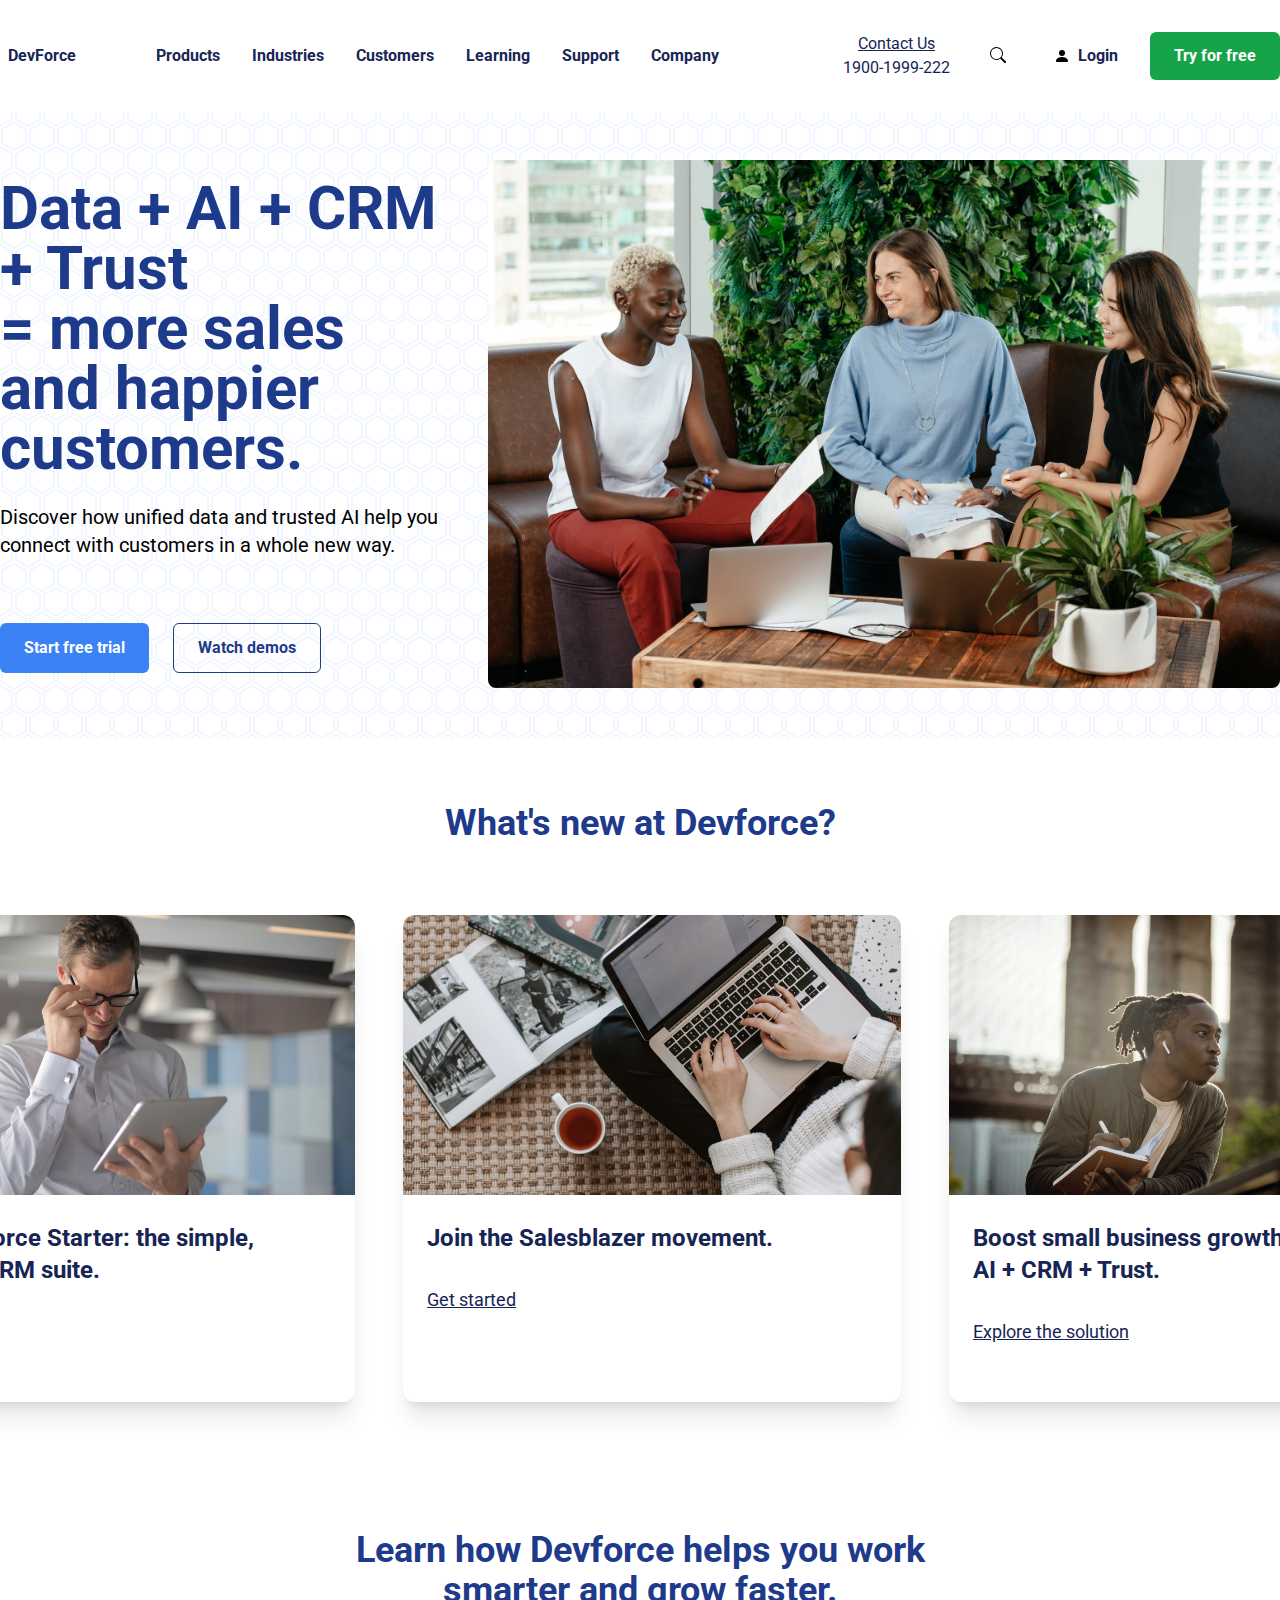
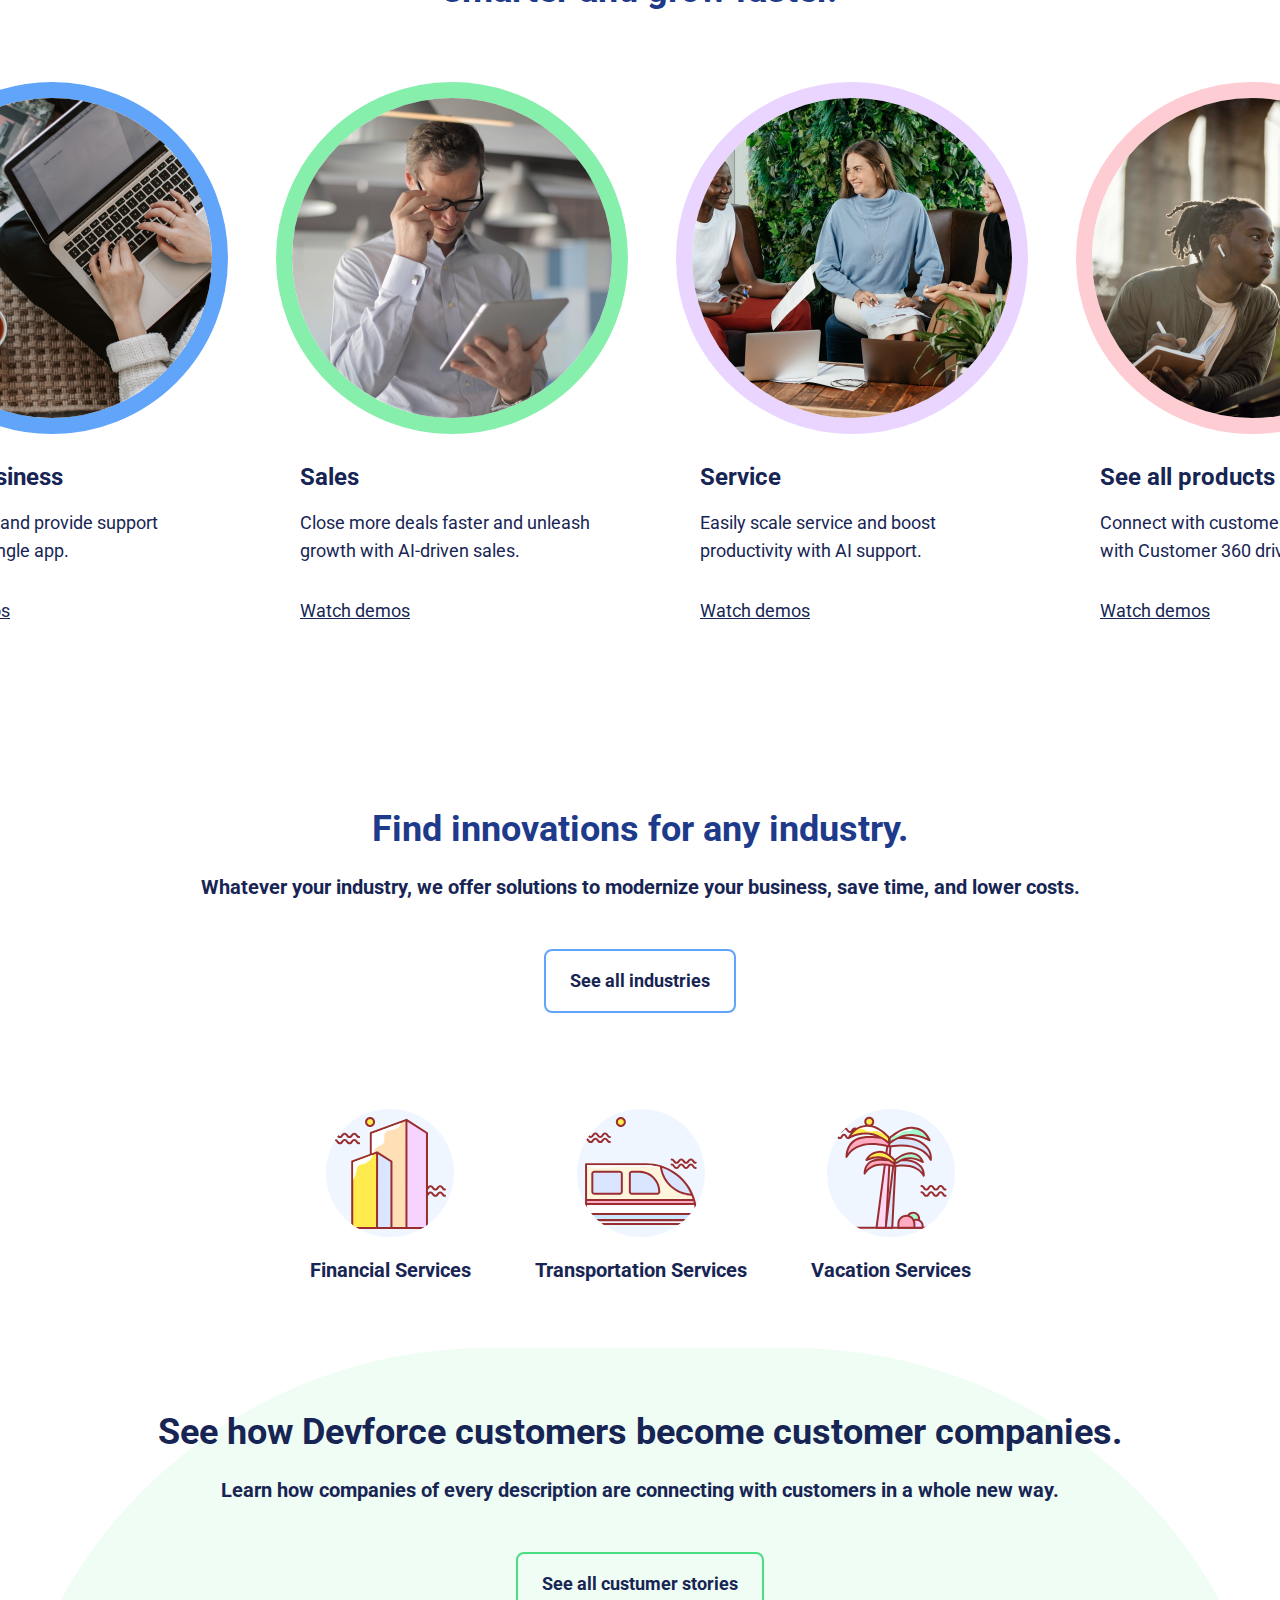
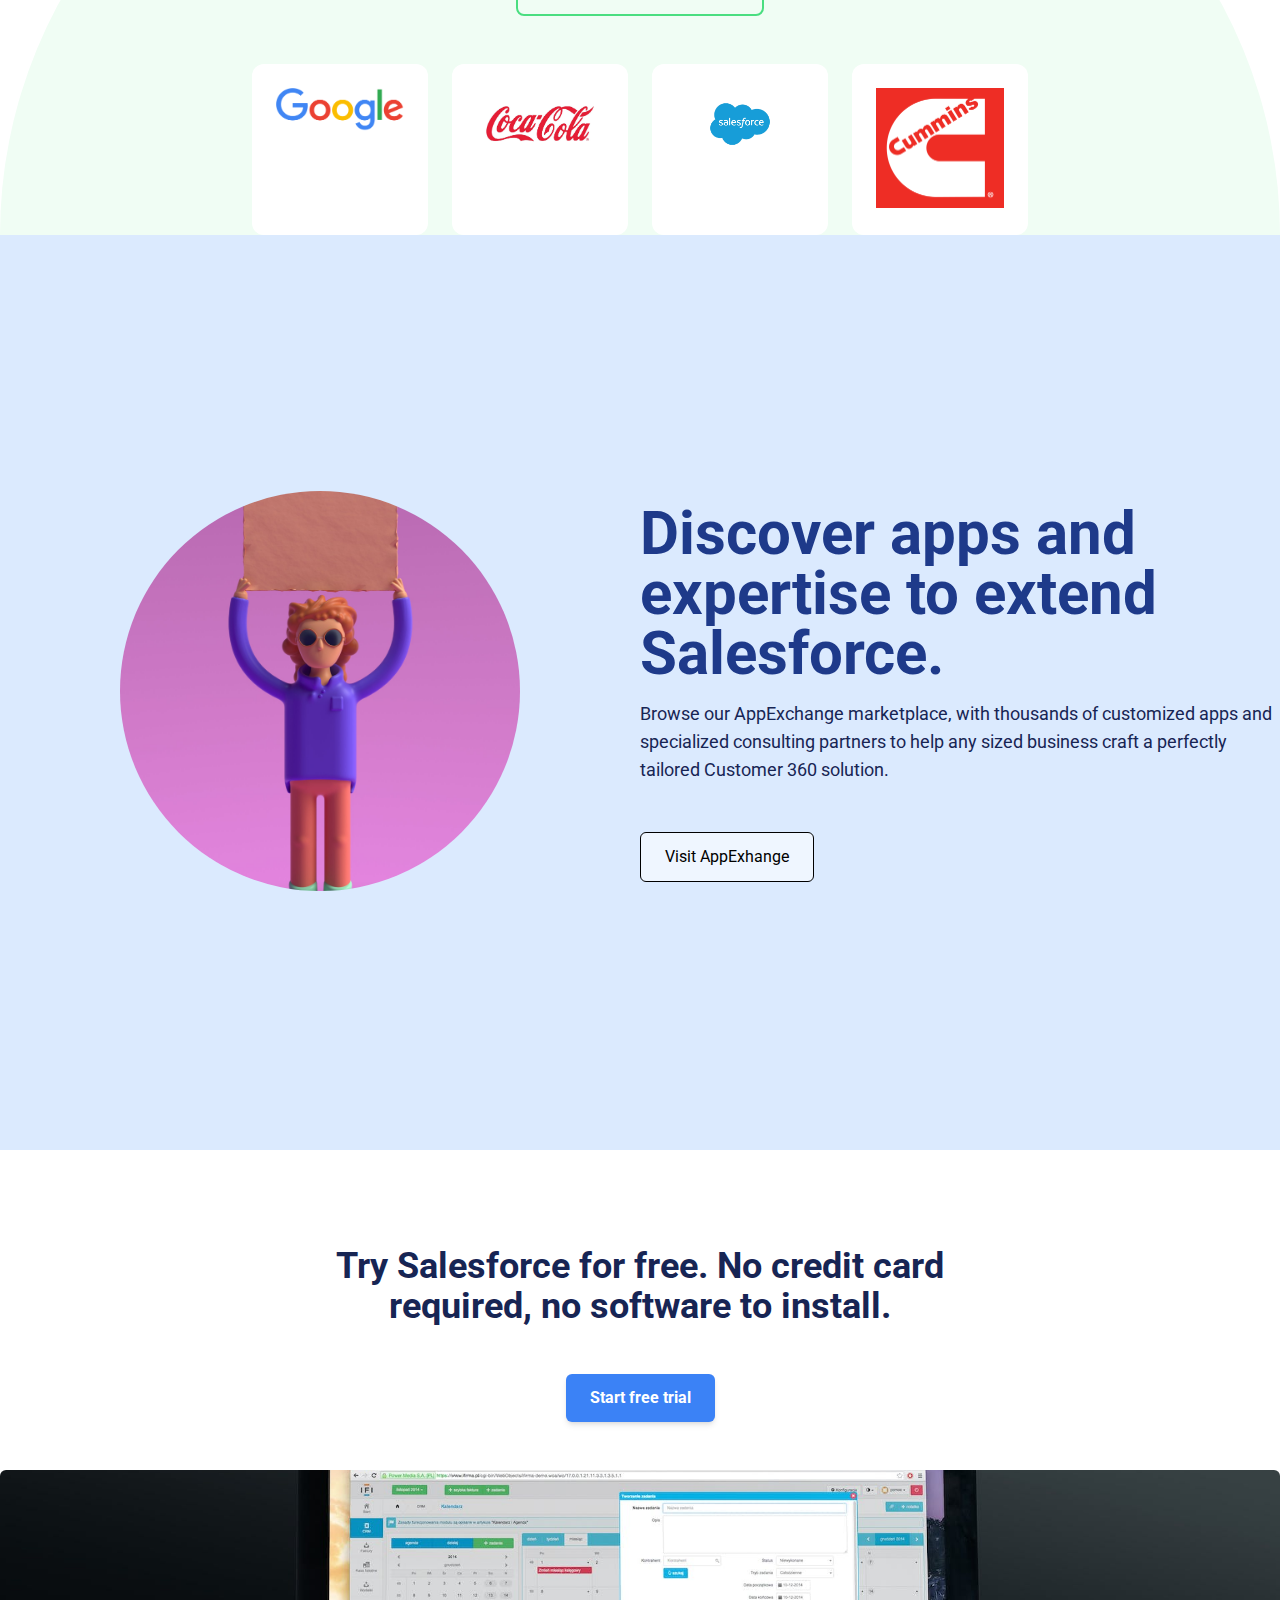
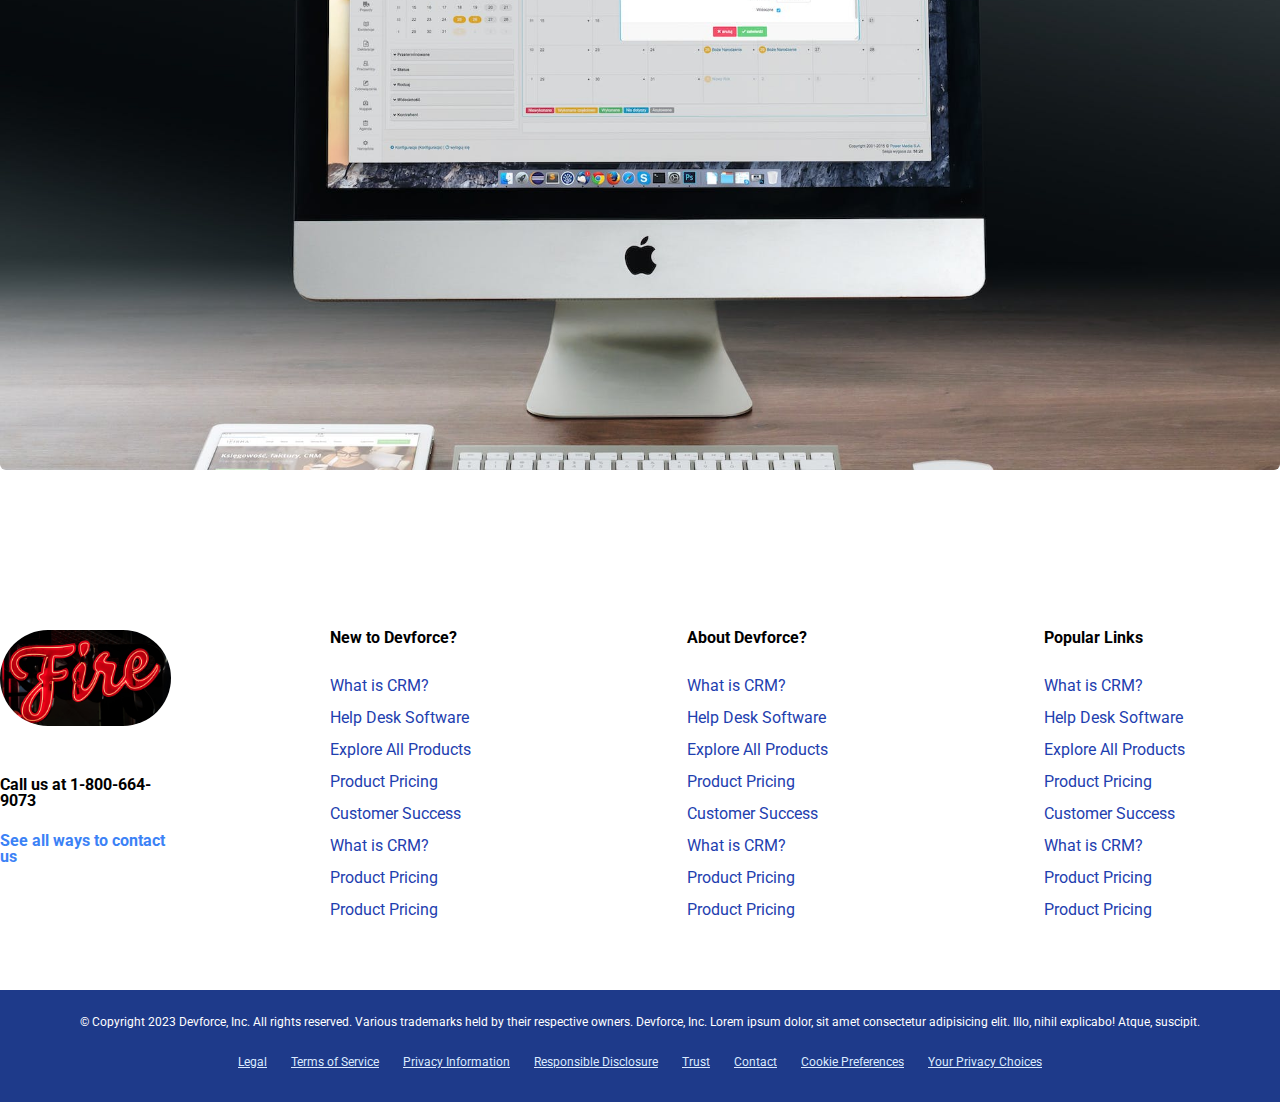
<file: devforce-template/index.html>
<!DOCTYPE html>
<html lang="en">

<head>
    <meta charset="UTF-8">
    <meta name="viewport" content="width=device-width, initial-scale=1.0">
    <script src="./public/unocss.js"></script>
    <script defer src="./public/alpinejs.js"></script>
    <link rel="stylesheet" href="./public/custom.css">
    <link rel="preconnect" href="https://fonts.googleapis.com">
    <link rel="preconnect" href="https://fonts.gstatic.com" crossorigin>
    <link href="https://fonts.googleapis.com/css2?family=Roboto:wght@300&display=swap" rel="stylesheet">
    <title>DevForce</title>
</head>

<body un-cloak class="bg-blue-30">

    <nav class="container mx-auto py-6">

        <div class="flex justify-between">

            <div class="flex gap-4 font-bold">
                <a class="text-blue-950 hover:text-blue-500 py-6 px-2 mr-12" href="#">DevForce</a>
                <a class="text-blue-950 hover:text-blue-500 py-6 px-2" href="#">Products</a>
                <a class="text-blue-950 hover:text-blue-500 py-6 px-2" href="#">Industries</a>
                <a class="text-blue-950 hover:text-blue-500 py-6 px-2" href="#">Customers</a>
                <a class="text-blue-950 hover:text-blue-500 py-6 px-2" href="#">Learning</a>
                <a class="text-blue-950 hover:text-blue-500 py-6 px-2" href="#">Support</a>
                <a class="text-blue-950 hover:text-blue-500 py-6 px-2" href="#">Company</a>
            </div>

            <div class="flex gap-4 items-center">

                <a class="text-blue-950 hover:text-blue-500 px-2 flex flex-col place-content-center" href="#">
                    <span class="text-center underline mb-2">Contact Us</span>
                    <span>1900-1999-222</span>
                </a>

                <a class="py-4 px-4 hover:bg-blue-200 hover:fill-blue-500 rounded-full" href="#">
                    <svg xmlns="http://www.w3.org/2000/svg" class="w-4 h-4" viewBox="0 0 16 16">
                        <path
                            d="M11.742 10.344a6.5 6.5 0 1 0-1.397 1.398h-.001c.03.04.062.078.098.115l3.85 3.85a1 1 0 0 0 1.415-1.414l-3.85-3.85a1.007 1.007 0 0 0-.115-.1zM12 6.5a5.5 5.5 0 1 1-11 0 5.5 5.5 0 0 1 11 0z" />
                    </svg>
                </a>

                <a class="flex items-center py-4 px-4 rounded-full hover:fill-blue-500 hover:bg-blue-200" href="#">
                    <svg xmlns="http://www.w3.org/2000/svg" class="h-4 w-4 mr-2" viewBox="0 0 16 16">
                        <path d="M3 14s-1 0-1-1 1-4 6-4 6 3 6 4-1 1-1 1H3Zm5-6a3 3 0 1 0 0-6 3 3 0 0 0 0 6Z" />
                    </svg>
                    <span class="font-bold text-blue-950">Login</span>
                </a>

                <a class="font-bold text-white bg-green-600 hover:bg-dark py-4 px-6 rounded-md" href="#">
                    Try for free
                </a>

            </div>

        </div>

    </nav>


    <div class="bg-hexagon">
        <section class="container mx-auto py-12 flex items-center gap-12">

            <div>
                <h1 class="text-6xl text-blue-900 font-bold mb-6">Data + AI + CRM + Trust <br> = more sales and happier
                    customers.
                </h1>
                <p class="text-xl">
                    Discover how unified data and trusted AI help you connect with customers in a whole new way.
                </p>

                <div class="mt-16 flex gap-6">
                    <button class="text-white bg-blue-500 hover:bg-blue-900 py-4 px-6 rounded-md font-bold">
                        Start free trial
                    </button>
                    <button class="text-blue-900 hover:bg-blue-50 py-4 px-6 rounded-md font-bold border-1 border-solid">
                        Watch demos
                    </button>
                </div>
            </div>

            <figure>
                <img class="h-132 w-auto rounded-lg" src="./public/womens office casual metting.jpg" alt="">
            </figure>

        </section>
    </div>


    <section class="container mx-auto py-16">

        <div class="flex place-content-center">
            <h1 class="text-4xl font-bold text-blue-900">What's new at Devforce?</h1>
        </div>

        <div class="flex gap-6 mt-18 place-content-center">
            <a href="#">
                <article class="bg-white w-min shadow-xl rounded-xl pb-6">
                    <figure>
                        <img class="aspect-video h-70 w-auto object-cover rounded-t-xl"
                            src="./public/man reading article.jpg" alt="">
                    </figure>
                    <div class="flex flex-col gap-6 px-6 my-6">
                        <h1 class="text-blue-950 text-2xl font-bold">
                            Meet Devforce Starter: the simple, powerful CRM suite.
                        </h1>
                        <a href="#" class="w-fit text-blue-950 py-2 text-lg underline">Watch demo</a>
                    </div>
                </article>
            </a>

            <a href="#">
                <article class="bg-white w-min shadow-xl rounded-xl pb-6">
                    <figure>
                        <img class="aspect-video h-70 w-auto object-cover rounded-t-xl"
                            src="./public/woman typing view from above.jpg" alt="">
                    </figure>
                    <div class="flex flex-col gap-6 px-6 my-6">
                        <h1 class="text-blue-950 text-2xl font-bold">
                            Join the Salesblazer movement.
                        </h1>
                        <a href="#" class="w-fit text-blue-950 py-2 text-lg underline">Get started</a>
                    </div>
                </article>
            </a>

            <a href="#">
                <article class="bg-white w-min shadow-xl rounded-xl pb-6">
                    <figure>
                        <img class="aspect-video h-70 w-auto object-cover rounded-t-xl"
                            src="./public/man wandering and writting.jpg" alt="">
                    </figure>
                    <div class="flex flex-col gap-6 px-6 my-6">
                        <h1 class="text-blue-950 text-2xl font-bold">
                            Boost small business growth with Data + AI + CRM + Trust.
                        </h1>
                        <a href="#" class="w-fit text-blue-950 py-2 text-lg underline">Explore the solution</a>
                    </div>
                </article>
            </a>

        </div>

    </section>

    <section class="container mx-auto py-16">

        <div class="flex place-content-center">
            <h1 class="text-4xl font-bold text-blue-900 text-center">
                Learn how Devforce helps you work <br> smarter and grow faster.
            </h1>
        </div>

        <div class="flex gap-6 mt-18 place-content-center">

            <a href="#">
                <article class="w-min rounded-xl pb-6">
                    <figure>
                        <img class="h-80 w-80 object-cover rounded-full border-16 border-solid border-blue-400"
                            src="./public/woman typing view from above.jpg" alt="">
                    </figure>
                    <div class="flex flex-col gap-6 px-6 my-6">
                        <h1 class="text-blue-950 text-2xl font-bold">
                            Small Business
                        </h1>
                        <p class="mt-4 text-lg text-blue-950">
                            Sell smarter and provide support faster in a single app.
                        </p>
                        <a href="#" class="w-fit text-blue-950 py-2 text-lg underline">Watch demos</a>
                    </div>
                </article>
            </a>

            <a href="#">
                <article class="w-min rounded-xl pb-6">
                    <figure>
                        <img class="h-80 w-80 object-cover rounded-full border-16 border-solid border-green-300"
                            src="./public/man reading article.jpg" alt="">
                    </figure>
                    <div class="flex flex-col gap-6 px-6 my-6">
                        <h1 class="text-blue-950 text-2xl font-bold">
                            Sales
                        </h1>
                        <p class="mt-4 text-lg text-blue-950">Close more deals faster and unleash growth with AI-driven
                            sales.</p>
                        <a href="#" class="w-fit text-blue-950 py-2 text-lg underline">Watch demos</a>
                    </div>
                </article>
            </a>

            <a href="#">
                <article class="w-min rounded-xl pb-6">
                    <figure>
                        <img class="h-80 w-80 object-cover rounded-full border-16 border-solid border-purple-200"
                            src="./public/womens office casual metting.jpg" alt="">
                    </figure>
                    <div class="flex flex-col gap-6 px-6 my-6">
                        <h1 class="text-blue-950 text-2xl font-bold">
                            Service
                        </h1>
                        <p class="mt-4 text-lg text-blue-950">Easily scale service and boost productivity with AI
                            support.</p>
                        <a href="#" class="w-fit text-blue-950 py-2 text-lg underline">Watch demos</a>
                    </div>
                </article>
            </a>


            <a href="#">
                <article class="w-min rounded-xl pb-6">
                    <figure>
                        <img class="h-80 w-80 object-cover rounded-full border-16 border-solid border-rose-200"
                            src="./public/man wandering and writting.jpg" alt="">
                    </figure>
                    <div class="flex flex-col gap-6 px-6 my-6">
                        <h1 class="text-blue-950 text-2xl font-bold">
                            See all products
                        </h1>
                        <p class="mt-4 text-lg text-blue-950">Connect with customers in a new way with Customer 360
                            driven by AI.</p>
                        <a href="#" class="w-fit text-blue-950 py-2 text-lg underline">Watch demos</a>
                    </div>
                </article>
            </a>

        </div>

    </section>

    <section class="container mx-auto py-16">

        <div class="flex flex-col place-items-center">
            <h1 class="text-4xl font-bold text-blue-900">
                Find innovations for any industry.
            </h1>
            <p class="text-xl font-bold text-blue-950 mt-6">
                Whatever your industry, we offer solutions to modernize your
                business, save time, and lower costs.
            </p>

            <a href="#"
                class="my-12 text-blue-950 text-lg font-bold w-fit px-6 py-4 border-2 border-solid border-blue-400 rounded-lg hover:bg-blue-50">
                See all industries
            </a>
        </div>

        <div class="flex gap-16 mt-12 place-content-center">

            <a href="#" class="flex flex-col gap-4 place-items-center w-fit">
                <figure>
                    <img class="h-32 w-auto rounded-full bg-blue-50" src="./public/hotel-svgrepo-com.svg" alt="">
                </figure>
                <h1 class="text-xl text-blue-950 font-bold">Financial Services</h1>
            </a>

            <a href="#" class="flex flex-col gap-4 place-items-center w-fit">
                <figure>
                    <img class="h-32 w-auto rounded-full bg-blue-50" src="./public/emu-svgrepo-com.svg" alt="">
                </figure>
                <h1 class="text-xl text-blue-950 font-bold">Transportation Services</h1>
            </a>

            <a href="#" class="flex flex-col gap-4 place-items-center w-fit">
                <figure>
                    <img class="h-32 w-auto rounded-full bg-blue-50" src="./public/coconut-tree-svgrepo-com.svg" alt="">
                </figure>
                <h1 class="text-xl text-blue-950 font-bold">Vacation Services</h1>
            </a>

        </div>

    </section>

    <section class="w-full h-full bg-green-50 rounded-t-full">

        <div class="flex flex-col place-items-center pt-16">
            <h1 class="text-4xl font-bold text-blue-950">
                See how Devforce customers become customer companies.
            </h1>
            <p class="text-xl font-bold text-blue-950 mt-6">
                Learn how companies of every description are connecting with customers in a whole new way.
            </p>

            <a href="#"
                class="my-12 text-blue-950 text-lg font-bold w-fit px-6 py-4 border-2 border-solid border-green-400 rounded-lg hover:bg-green-100">
                See all custumer stories
            </a>
        </div>


        <div class="flex gap-6 place-content-center">

            <figure class="bg-white w-fit p-6 rounded-xl">
                <img class="h-auto w-32 object-cover" src="./public/Google.png" alt="">
            </figure>

            <figure class="bg-white w-fit p-6 rounded-xl">
                <img class="h-auto w-32 object-cover" src="./public/cocacola.webp" alt="">
            </figure>

            <figure class="bg-white w-fit p-6 rounded-xl">
                <img class="h-auto w-32 object-cover" src="./public/Salesforce-logo.webp" alt="">
            </figure>

            <figure class="bg-white w-fit p-6 rounded-xl">
                <img class="h-auto w-32 object-cover" src="./public/cummins-logo.png" alt="">
            </figure>

        </div>

    </section>

    <div class="bg-blue-100">

        <section class="container py-64 mx-auto">

            <div class="grid grid-cols-2 place-items-center">

                <figure>
                    <img class="h-100 w-100 object-cover rounded-full" src="./public/3dcartoon.jpg" alt="">
                </figure>

                <div>
                    <hgroup class="mb-12">
                        <h1 class="font-bold text-6xl text-blue-900">
                            Discover apps and expertise to extend Salesforce.
                        </h1>
                        <p class="mt-4 text-lg text-blue-950">
                            Browse our AppExchange marketplace, with thousands of customized apps and specialized
                            consulting
                            partners to help any sized business craft a perfectly tailored Customer 360 solution.
                        </p>
                    </hgroup>

                    <button
                        class="py-4 px-6 rounded-md border-1 border-red-150 border-solid bg-blue-50 hover:bg-blue-50">
                        Visit AppExhange
                    </button>

                </div>

            </div>

        </section>
    </div>


    <section class="container mx-auto py-24">

        <div class="flex place-content-center">
            <h1 class="font-bold text-blue-950 text-4xl text-center w-1/2">
                Try Salesforce for free. No credit card required, no software to install.
            </h1>
        </div>

        <div class="flex place-content-center mt-12">
            <button class="py-4 px-6 bg-blue-500 hover:bg-blue-900 text-white font-bold rounded-md shadow-md">
                Start free trial
            </button>
        </div>

        <figure class="flex place-content-center mt-12">
            <img class="h-150 w-screen rounded-md object-cover" src="./public/website on monitor.jpg" alt="">
        </figure>

    </section>



    <footer class="container mx-auto py-16">

        <div class="flex ">

            <div class="mr-16">

                <figure class="mb-12">
                    <img class="h-24 w-auto object-cover rounded-full" src="./public/fire logo.jpg" alt="">
                </figure>

                <p class="font-bold mb-6">Call us at 1-800-664-9073</p>

                <a class="font-bold text-blue-500" href="#">See all ways to contact us</a>

            </div>


            <div class="flex justify-center gap-54 w-full">


                <div class="flex flex-col">

                    <h1 class="font-bold mb-6">New to Devforce?</h1>

                    <a class="py-2 text-blue-800 hover:underline" href="#">What is CRM?</a>
                    <a class="py-2 text-blue-800 hover:underline" href="#">Help Desk Software</a>
                    <a class="py-2 text-blue-800 hover:underline" href="#">Explore All Products</a>
                    <a class="py-2 text-blue-800 hover:underline" href="#">Product Pricing</a>
                    <a class="py-2 text-blue-800 hover:underline" href="#">Customer Success</a>
                    <a class="py-2 text-blue-800 hover:underline" href="#">What is CRM?</a>
                    <a class="py-2 text-blue-800 hover:underline" href="#">Product Pricing</a>
                    <a class="py-2 text-blue-800 hover:underline" href="#">Product Pricing</a>

                </div>


                <div class="flex flex-col">

                    <h1 class="font-bold mb-6">About Devforce?</h1>

                    <a class="py-2 text-blue-800 hover:underline" href="#">What is CRM?</a>
                    <a class="py-2 text-blue-800 hover:underline" href="#">Help Desk Software</a>
                    <a class="py-2 text-blue-800 hover:underline" href="#">Explore All Products</a>
                    <a class="py-2 text-blue-800 hover:underline" href="#">Product Pricing</a>
                    <a class="py-2 text-blue-800 hover:underline" href="#">Customer Success</a>
                    <a class="py-2 text-blue-800 hover:underline" href="#">What is CRM?</a>
                    <a class="py-2 text-blue-800 hover:underline" href="#">Product Pricing</a>
                    <a class="py-2 text-blue-800 hover:underline" href="#">Product Pricing</a>

                </div>


                <div class="flex flex-col">

                    <h1 class="font-bold mb-6">Popular Links</h1>

                    <a class="py-2 text-blue-800 hover:underline" href="#">What is CRM?</a>
                    <a class="py-2 text-blue-800 hover:underline" href="#">Help Desk Software</a>
                    <a class="py-2 text-blue-800 hover:underline" href="#">Explore All Products</a>
                    <a class="py-2 text-blue-800 hover:underline" href="#">Product Pricing</a>
                    <a class="py-2 text-blue-800 hover:underline" href="#">Customer Success</a>
                    <a class="py-2 text-blue-800 hover:underline" href="#">What is CRM?</a>
                    <a class="py-2 text-blue-800 hover:underline" href="#">Product Pricing</a>
                    <a class="py-2 text-blue-800 hover:underline" href="#">Product Pricing</a>

                </div>

            </div>
        </div>


    </footer>

    <div class="bg-blue-900 h-16 w-full py-6">

        <div class="container mx-auto text-white">
            <p class="text-xs text-center">
                © Copyright 2023 Devforce, Inc. All rights reserved. Various trademarks held by their respective owners.
                Devforce, Inc. Lorem ipsum dolor, sit amet consectetur adipisicing elit. Illo, nihil explicabo! Atque,
                suscipit.
            </p>

            <div class="flex place-content-center gap-6 mt-6">
                <a class="underline text-xs text-blue-100" href="#">Legal</a>
                <a class="underline text-xs text-blue-100" href="#">Terms of Service</a>
                <a class="underline text-xs text-blue-100" href="#">Privacy Information</a>
                <a class="underline text-xs text-blue-100" href="#">Responsible Disclosure</a>
                <a class="underline text-xs text-blue-100" href="#">Trust</a>
                <a class="underline text-xs text-blue-100" href="#">Contact</a>
                <a class="underline text-xs text-blue-100" href="#">Cookie Preferences</a>
                <a class="underline text-xs text-blue-100" href="#">Your Privacy Choices</a>
            </div>

        </div>
    </div>


</body>

</html>
</file>
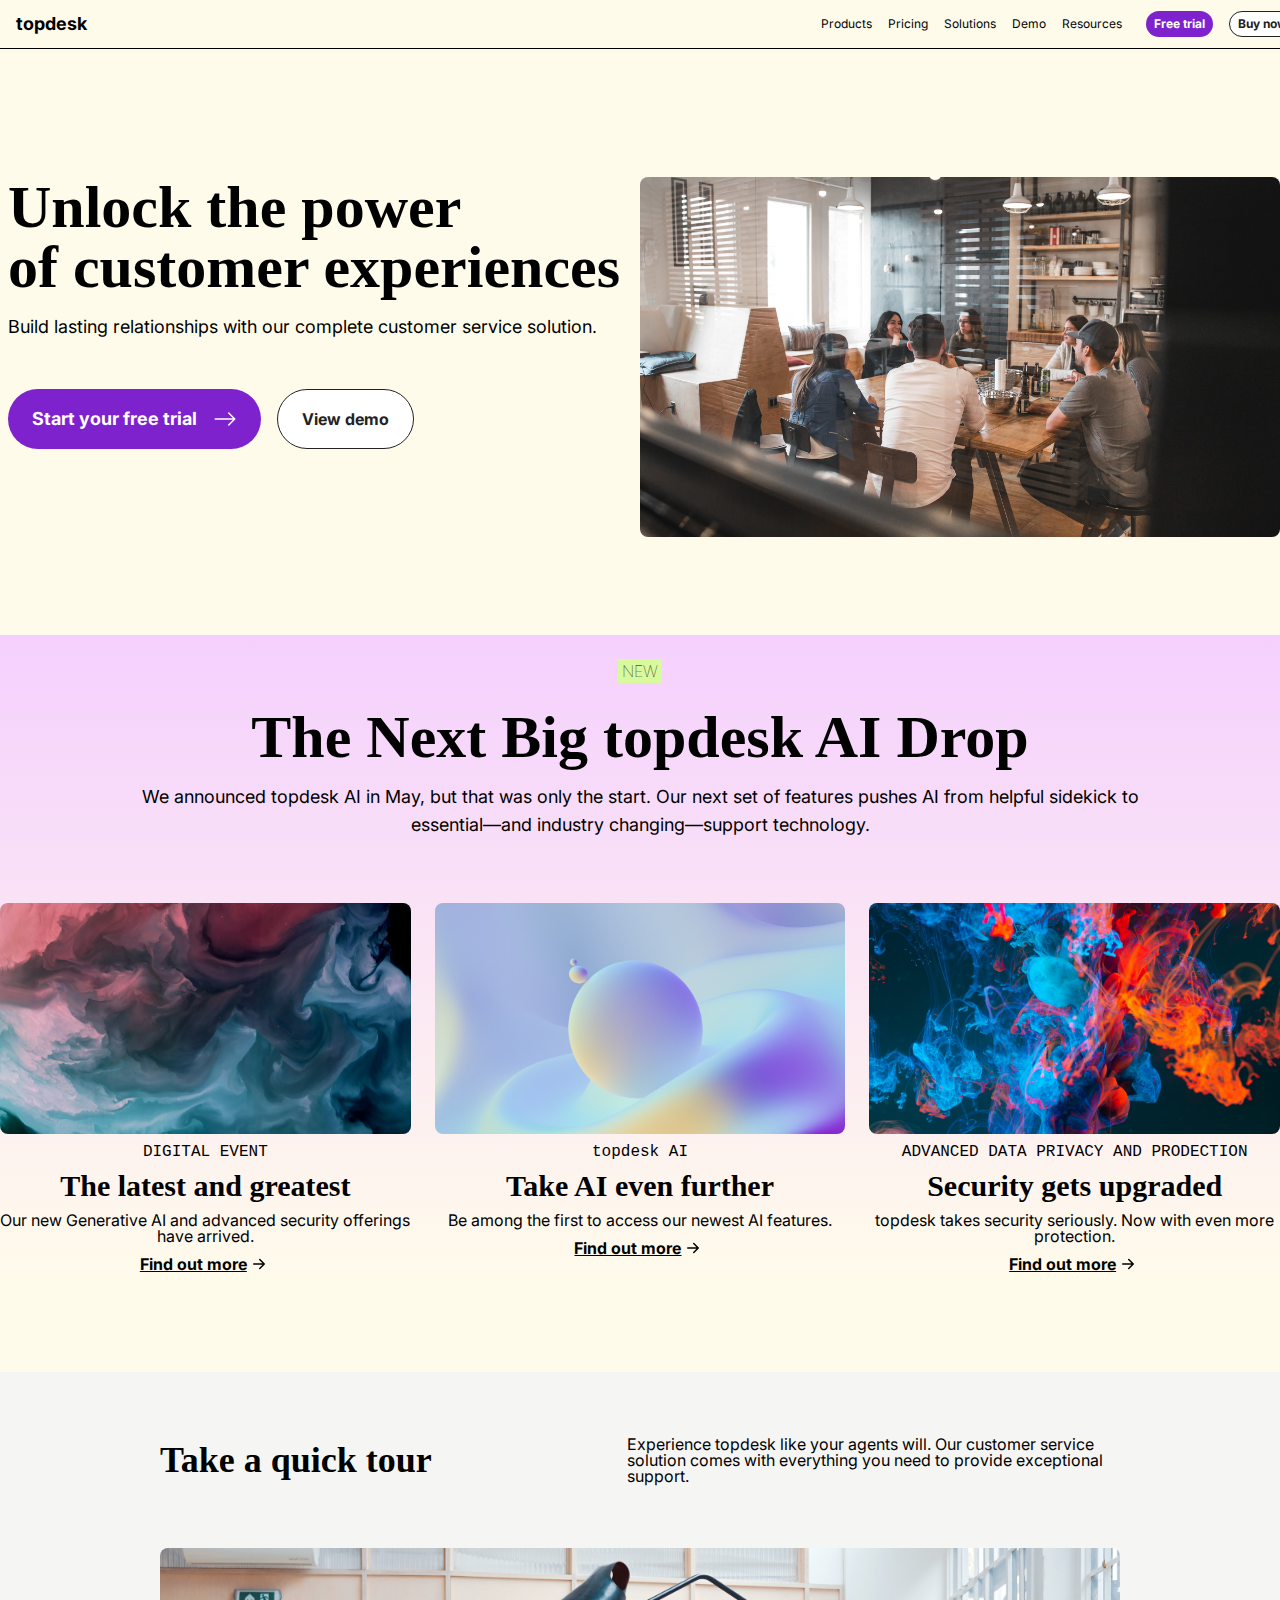
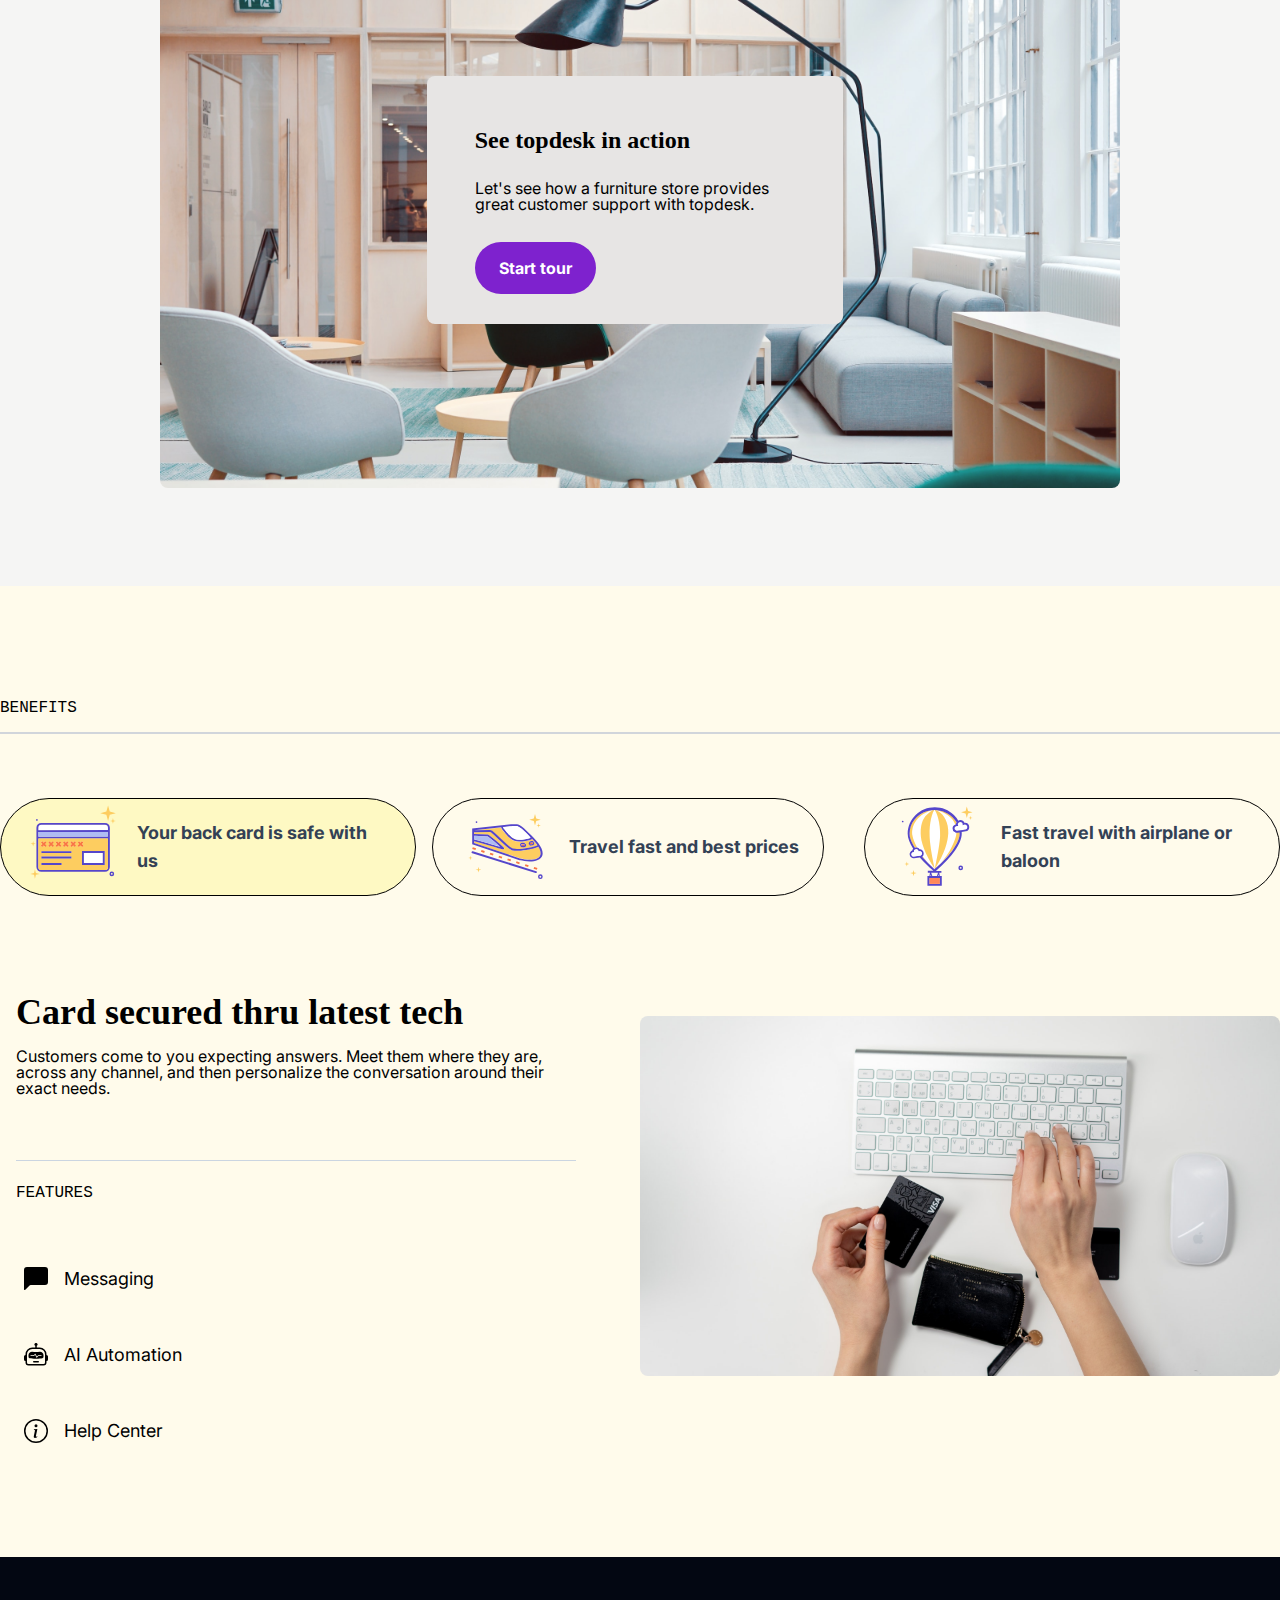
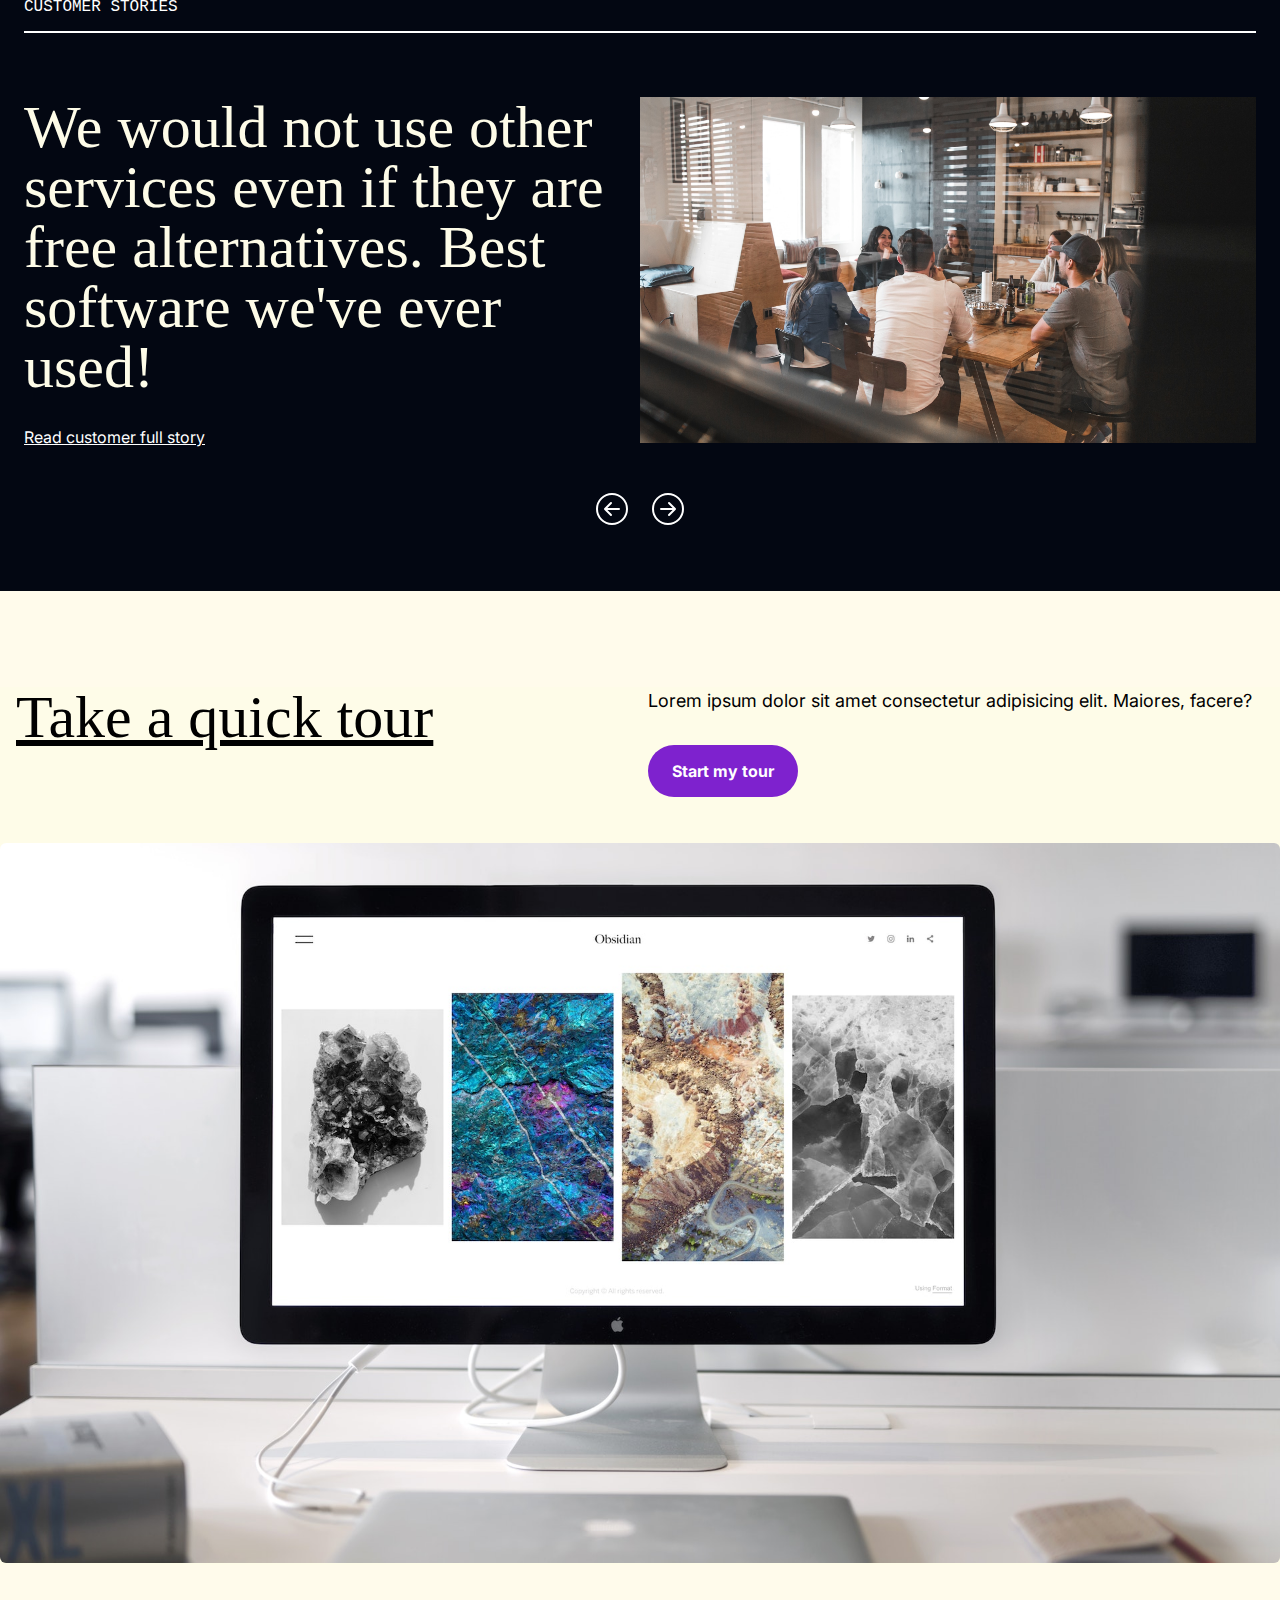
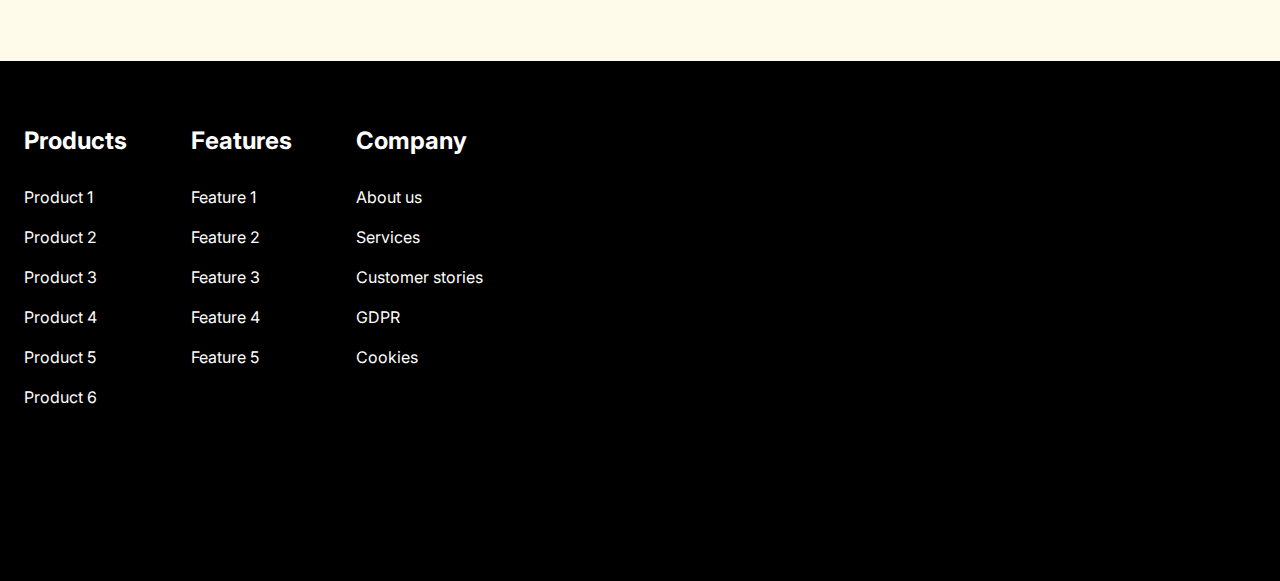
<file: topdesk-template/index.html>
<!DOCTYPE html>
<html lang="en">

<head>
    <meta charset="UTF-8">
    <meta name="viewport" content="width=device-width, initial-scale=1.0">
    <script src="./public/unocss.js"></script>
    <script defer src="./public/alpinejs.js"></script>
    <link rel="stylesheet" href="./public/custom.css">
    <link rel="preconnect" href="https://fonts.googleapis.com">
    <link rel="preconnect" href="https://fonts.gstatic.com" crossorigin>
    <link href="https://fonts.googleapis.com/css2?family=Inter&display=swap" rel="stylesheet">
    <title>TopDesk</title>
</head>

<body un-cloak class="bg-amber-50">

    <nav class="container mx-auto lg:flex justify-between place-items-center lg:px-4 text-xs border-b-1 border-solid">

        <div>
            <a href="#" class="text-black font-bold text-lg">
                topdesk
            </a>
        </div>

        <div class="flex space-x-6 place-items-center">

            <div class="flex space-x-4">
                <div x-data="{show: false}" x-on:click.outside="show=false;">

                    <button x-on:click="show=!show;" class="py-4" x-bind:class="show ? 'font-bold' : ''">
                        Products
                    </button>

                    <div x-show="show" class="absolute flex mt-1">
                        <div class="grid grid-cols-2 gap-x-4 gap-y-6 p-6 bg-amber-100 max-w-fit rounded-md shadow-sm">

                            <a class="text-black w-full" href="#">
                                <hgroup
                                    class="cursor-pointer bg-orange-100 hover:bg-orange-50 hover:shadow-sm px-6 py-4 rounded-sm">
                                    <h1 class="font-bold text-sm">Topdesk for service</h1>
                                    <h2 class="text-xs">Lorem, ipsum dolor.</h2>
                                </hgroup>
                            </a>
                            <a class="text-black w-full" href="#">
                                <hgroup
                                    class="cursor-pointer bg-orange-100 hover:bg-orange-50 hover:shadow-sm px-6 py-4 rounded-sm">
                                    <h1 class="font-bold text-sm">Topdesk for sales</h1>
                                    <h2 class="text-xs">Lorem ipsum dolor sit amet.</h2>
                                </hgroup>
                            </a>

                            <a class="text-black w-full" href="#">
                                <hgroup
                                    class="cursor-pointer bg-orange-100 hover:bg-orange-50 hover:shadow-sm px-6 py-4 rounded-sm">
                                    <h1 class="font-bold text-sm">Lorem, ipsum.</h1>
                                    <h2 class="text-xs">Lorem ipsum dolor sit amet.</h2>
                                </hgroup>
                            </a>
                            <a class="text-black w-full" href="#">
                                <hgroup
                                    class="cursor-pointer bg-orange-100 hover:bg-orange-50 hover:shadow-sm px-6 py-4 rounded-sm">
                                    <h1 class="font-bold text-sm">Marketplace</h1>
                                    <h2 class="text-xs">Apps, integrations, and partners</h2>
                                </hgroup>
                            </a>

                        </div>
                    </div>
                </div>

                <div x-data="{show: false}" x-on:click.outside="show=false;">

                    <button x-on:click="show=!show;" class="py-4"
                        x-bind:class="show ? 'font-bold' : ''">Pricing</button>

                    <div x-show="show" class="absolute flex mt-1">
                        <div class="grid grid-cols-1 gap-x-4 gap-y-6 p-6 bg-amber-100 max-w-fit rounded-md shadow-sm">

                            <a class="text-black w-full" href="#">
                                <hgroup
                                    class="cursor-pointer bg-orange-100 hover:bg-orange-50 hover:shadow-sm px-6 py-4 rounded-sm">
                                    <h1 class="font-bold text-sm">Topdesk for service</h1>
                                    <h2 class="text-xs">Lorem ipsum dolor sit amet consectetur.</h2>
                                </hgroup>
                            </a>

                            <a class="text-black w-full" href="#">
                                <hgroup
                                    class="cursor-pointer bg-orange-100 hover:bg-orange-50 hover:shadow-sm px-6 py-4 rounded-sm">
                                    <h1 class="font-bold text-sm">Topdesk for sales</h1>
                                    <h2 class="text-xs">The best sales solution</h2>
                                </hgroup>
                            </a>
                        </div>
                    </div>
                </div>


                <div x-data="{show: false}" x-on:click.outside="show=false;">

                    <button x-on:click="show=!show;" class="py-4"
                        x-bind:class="show ? 'font-bold' : ''">Solutions</button>

                    <div x-show="show" class="absolute flex mt-1">
                        <div class="grid grid-cols-2 gap-x-4 gap-y-6 p-6 bg-amber-100 max-w-fit rounded-md shadow-sm">

                            <a class="text-black w-full" href="#">
                                <hgroup
                                    class="cursor-pointer bg-orange-100 hover:bg-orange-50 hover:shadow-sm px-6 py-4 rounded-sm">
                                    <h1 class="font-bold text-sm">Enterprise</h1>
                                    <h2 class="text-xs">Lorem ipsum dolor sit amet.</h2>
                                </hgroup>
                            </a>

                            <a class="text-black w-full" href="#">
                                <hgroup
                                    class="cursor-pointer bg-orange-100 hover:bg-orange-50 hover:shadow-sm px-6 py-4 rounded-sm">
                                    <h1 class="font-bold text-sm">Employee experience</h1>
                                    <h2 class="text-xs">Lorem ipsum dolor sit amet consectetur.</h2>
                                </hgroup>
                            </a>
                            <a class="text-black w-full" href="#">
                                <hgroup
                                    class="cursor-pointer bg-orange-100 hover:bg-orange-50 hover:shadow-sm px-6 py-4 rounded-sm">
                                    <h1 class="font-bold text-sm">Conversational CRM</h1>
                                    <h2 class="text-xs">Lorem ipsum dolor sit.</h2>
                                </hgroup>
                            </a>

                            <a class="text-black w-full" href="#">
                                <hgroup
                                    class="cursor-pointer bg-orange-100 hover:bg-orange-50 hover:shadow-sm px-6 py-4 rounded-sm">
                                    <h1 class="font-bold text-sm">Small & medium businesses</h1>
                                    <h2 class="text-xs">Lorem, ipsum dolor.</h2>
                                </hgroup>
                            </a>
                            <a class="text-black w-full" href="#">
                                <hgroup
                                    class="cursor-pointer bg-orange-100 hover:bg-orange-50 hover:shadow-sm px-6 py-4 rounded-sm">
                                    <h1 class="font-bold text-sm">Industries</h1>
                                    <h2 class="text-xs">Lorem ipsum dolor sit amet.</h2>
                                </hgroup>
                            </a>
                            <a class="text-black w-full" href="#">
                                <hgroup
                                    class="cursor-pointer bg-orange-100 hover:bg-orange-50 hover:shadow-sm px-6 py-4 rounded-sm">
                                    <h1 class="font-bold text-sm">Startups</h1>
                                    <h2 class="text-xs">Lorem ipsum dolor sit amet, consectetur adipisicing.</h2>
                                </hgroup>
                            </a>

                        </div>
                    </div>
                </div>

                <button>Demo</button>

                <div x-data="{show: false}" x-on:click.outside="show=false;">

                    <button x-on:click="show=!show;" class="py-4"
                        x-bind:class="show ? 'font-bold' : ''">Resources</button>

                    <div x-show="show" class="absolute flex mt-1">
                        <div class="grid grid-cols-2 gap-x-4 gap-y-6 p-6 bg-amber-100 max-w-fit rounded-md shadow-sm">

                            <a class="text-black w-full" href="#">
                                <hgroup
                                    class="cursor-pointer bg-orange-100 hover:bg-orange-50 hover:shadow-sm px-6 py-4 rounded-sm">
                                    <h1 class="font-bold text-sm">Blog</h1>
                                    <h2 class="text-xs">Guides, reports, and best practices</h2>
                                </hgroup>
                            </a>

                            <a class="text-black w-full" href="#">
                                <hgroup
                                    class="cursor-pointer bg-orange-100 hover:bg-orange-50 hover:shadow-sm px-6 py-4 rounded-sm">
                                    <h1 class="font-bold text-sm">API & Developers</h1>
                                    <h2 class="text-xs">Info for building things with topdesk</h2>
                                </hgroup>
                            </a>
                            <a class="text-black w-full" href="#">
                                <hgroup
                                    class="cursor-pointer bg-orange-100 hover:bg-orange-50 hover:shadow-sm px-6 py-4 rounded-sm">
                                    <h1 class="font-bold text-sm">Events and webinars</h1>
                                    <h2 class="text-xs">Learn from wherever you are</h2>
                                </hgroup>
                            </a>

                            <a class="text-black w-full" href="#">
                                <hgroup
                                    class="cursor-pointer bg-orange-100 hover:bg-orange-50 hover:shadow-sm px-6 py-4 rounded-sm">
                                    <h1 class="font-bold text-sm">Partners</h1>
                                    <h2 class="text-xs">How to locate or become a topdesk partner</h2>
                                </hgroup>
                            </a>

                            <a class="text-black w-full" href="#">
                                <hgroup
                                    class="cursor-pointer bg-orange-100 hover:bg-orange-50 hover:shadow-sm px-6 py-4 rounded-sm">
                                    <h1 class="font-bold text-sm">Training and certification</h1>
                                    <h2 class="text-xs">Learn how to use topdesk and prove your expertise</h2>
                                </hgroup>
                            </a>

                            <a class="text-black w-full" href="#">
                                <hgroup
                                    class="cursor-pointer bg-orange-100 hover:bg-orange-50 hover:shadow-sm px-6 py-4 rounded-sm">
                                    <h1 class="font-bold text-sm">Customer stories</h1>
                                    <h2 class="text-xs">See what success with topdesk looks like</h2>
                                </hgroup>
                            </a>

                            <a class="text-black w-full" href="#">
                                <hgroup
                                    class="cursor-pointer bg-orange-100 hover:bg-orange-50 hover:shadow-sm px-6 py-4 rounded-sm">
                                    <h1 class="font-bold text-sm">Community</h1>
                                    <h2 class="text-xs">Connect, learn, and engage with topdesk users</h2>
                                </hgroup>
                            </a>

                            <a class="text-black w-full" href="#">
                                <hgroup
                                    class="cursor-pointer bg-orange-100 hover:bg-orange-50 hover:shadow-sm px-6 py-4 rounded-sm">
                                    <h1 class="font-bold text-sm">Community</h1>
                                    <h2 class="text-xs">Connect, learn, and engage with topdesk users</h2>
                                </hgroup>
                            </a>

                            <a class="text-black w-full" href="#">
                                <hgroup
                                    class="cursor-pointer bg-orange-100 hover:bg-orange-50 hover:shadow-sm px-6 py-4 rounded-sm">
                                    <h1 class="font-bold text-sm">Newsroom</h1>
                                    <h2 class="text-xs">Company news and announcements</h2>
                                </hgroup>
                            </a>

                            <a class="text-black w-full" href="#">
                                <hgroup
                                    class="cursor-pointer bg-orange-100 hover:bg-orange-50 hover:shadow-sm px-6 py-4 rounded-sm">
                                    <h1 class="font-bold text-sm">Professional services</h1>
                                    <h2 class="text-xs">Get hands-on help, dedicated support or expert guidance</h2>
                                </hgroup>
                            </a>

                            <a class="text-black w-full" href="#">
                                <hgroup
                                    class="cursor-pointer bg-orange-100 hover:bg-orange-50 hover:shadow-sm px-6 py-4 rounded-sm">
                                    <h1 class="font-bold text-sm">Trust and security</h1>
                                    <h2 class="text-xs">Your business is protected with topdesk</h2>
                                </hgroup>
                            </a>

                            <a class="text-black w-full" href="#">
                                <hgroup
                                    class="cursor-pointer bg-orange-100 hover:bg-orange-50 hover:shadow-sm px-6 py-4 rounded-sm">
                                    <h1 class="font-bold text-sm">What's New with topdesk</h1>
                                    <h2 class="text-xs">Check out recent product updates</h2>
                                </hgroup>
                            </a>

                        </div>
                    </div>
                </div>

            </div>

            <ul class="flex space-x-4">

                <button class="bg-purple-700 text-white py-1 px-2 rounded-full font-bold">
                    Free trial
                </button>

                <button class="bg-white text-dark border-solid border-1 py-1 px-2 rounded-full font-bold">
                    Buy now
                </button>
            </ul>

        </div>

    </nav>

    <section class="container mx-auto lg:mt-32 mt-12 grid lg:grid-cols-2 grid-cols-1">

        <div class="mx-2">

            <hgroup>
                <h1 class="font-serif font-bold lg:text-6xl text-4xl">Unlock the power <br> of customer experiences</h1>
                <h2 class="text-lg mt-4">Build lasting relationships with our complete customer service solution.</h2>
            </hgroup>

            <div class="flex space-x-4 my-12">
                <a href="#" class="flex place-items-center bg-purple-700 text-white py-4 px-6 rounded-full font-bold">
                    <span class="mr-4 lg:text-lg">Start your free trial</span>
                    <svg xmlns="http://www.w3.org/2000/svg" fill="currentColor" class="w-6 h-6 slide-right"
                        viewBox="0 0 16 16">
                        <path fill-rule="evenodd"
                            d="M1 8a.5.5 0 0 1 .5-.5h11.793l-3.147-3.146a.5.5 0 0 1 .708-.708l4 4a.5.5 0 0 1 0 .708l-4 4a.5.5 0 0 1-.708-.708L13.293 8.5H1.5A.5.5 0 0 1 1 8z" />
                    </svg>
                </a>
                <a href="#"
                    class="flex place-items-center bg-white text-dark border border-solid py-4 px-6 rounded-full font-bold">
                    View demo
                </a>
            </div>

        </div>

        <figure class="lg:block hidden">
            <img class="w-full aspect-video rounded-lg" src="./public/office.jpg" alt="Image with an office meeting">
        </figure>

    </section>

    <section class="lg:mt-24 bg-gradient-to-b from-fuchsia-200">

        <div class="container mx-auto">

            <hgroup class="flex flex-col place-items-center">
                <p class="bg-lime-200 font-thin p-1 my-6 w-fit">NEW</p>
                <h1 class="font-serif font-bold lg:text-6xl text-4xl text-center w-3/4">
                    The Next Big topdesk AI Drop
                </h1>
                <h2 class="text-lg mt-4 text-center w-4/5">
                    We announced topdesk AI in May, but that was only the start.
                    Our next set of features pushes AI from helpful sidekick to essential—and industry changing—support
                    technology.
                </h2>
            </hgroup>

            <div class="grid lg:grid-cols-3 grid-cols-1 gap-6 mt-16">

                <a href="#" class="text-black">
                    <div class="flex flex-col place-items-center space-y-2">
                        <figure>
                            <img class="w-full aspect-video rounded-lg object-cover" src="./public/abstract1.jpg"
                                alt="Abstract 1">
                        </figure>
                        <span class="font-mono">DIGITAL EVENT</span>
                        <h1 class="font-serif font-bold text-3xl">The latest and greatest</h1>
                        <p class="text-center">Our new Generative AI and advanced security offerings have arrived.</p>
                        <button class="flex align-items-center">
                            <span class="font-bold underline mt-1">Find out more</span>
                            <svg xmlns="http://www.w3.org/2000/svg" fill="currentColor" class="w-6 h-6"
                                viewBox="0 0 16 16">
                                <path fill-rule="evenodd"
                                    d="M4 8a.5.5 0 0 1 .5-.5h5.793L8.146 5.354a.5.5 0 1 1 .708-.708l3 3a.5.5 0 0 1 0 .708l-3 3a.5.5 0 0 1-.708-.708L10.293 8.5H4.5A.5.5 0 0 1 4 8z" />
                            </svg>
                        </button>
                    </div>
                </a>

                <a href="#" class="text-black">
                    <div class="flex flex-col place-items-center space-y-2">
                        <figure>
                            <img class="w-full aspect-video rounded-lg object-cover" src="./public/abstract3.jpg"
                                alt="Abstract 3">
                        </figure>
                        <span class="font-mono">topdesk AI</span>
                        <h1 class="font-serif font-bold text-3xl">Take AI even further</h1>
                        <p class="text-center">Be among the first to access our newest AI features.</p>
                        <button class="flex align-items-center">
                            <span class="font-bold underline mt-1">Find out more</span>
                            <svg xmlns="http://www.w3.org/2000/svg" fill="currentColor" class="w-6 h-6"
                                viewBox="0 0 16 16">
                                <path fill-rule="evenodd"
                                    d="M4 8a.5.5 0 0 1 .5-.5h5.793L8.146 5.354a.5.5 0 1 1 .708-.708l3 3a.5.5 0 0 1 0 .708l-3 3a.5.5 0 0 1-.708-.708L10.293 8.5H4.5A.5.5 0 0 1 4 8z" />
                            </svg>
                        </button>
                    </div>
                </a>

                <a href="#" class="text-black">
                    <div class="flex flex-col place-items-center space-y-2">
                        <figure>
                            <img class="w-full aspect-video rounded-lg object-cover" src="./public/abstract2.jpg"
                                alt="Abstract 2">
                        </figure>
                        <span class="font-mono">ADVANCED DATA PRIVACY AND PRODECTION</span>
                        <h1 class="font-serif font-bold text-3xl">Security gets upgraded</h1>
                        <p class="text-center">topdesk takes security seriously. Now with even more protection.</p>
                        <button class="flex align-items-center">
                            <span class="font-bold underline mt-1">Find out more</span>
                            <svg xmlns="http://www.w3.org/2000/svg" fill="currentColor" class="w-6 h-6"
                                viewBox="0 0 16 16">
                                <path fill-rule="evenodd"
                                    d="M4 8a.5.5 0 0 1 .5-.5h5.793L8.146 5.354a.5.5 0 1 1 .708-.708l3 3a.5.5 0 0 1 0 .708l-3 3a.5.5 0 0 1-.708-.708L10.293 8.5H4.5A.5.5 0 0 1 4 8z" />
                            </svg>
                        </button>
                    </div>
                </a>

            </div>

        </div>


    </section>


    <section class="my-24 bg-stone-100">

        <div class="container mx-auto pb-24">

            <hgroup class="flex lg:flex-row place-items-center flex-col py-16 w-3/4 mx-auto">
                <h1 class="font-serif font-bold lg:text-4xl text-2xl w-full">Take a quick tour</h1>
                <h2 class="text-md lg:mt-0 mt-4">Experience topdesk like your agents will. Our customer service solution
                    comes with
                    everything you
                    need to provide exceptional support.
                </h2>
            </hgroup>

            <div class="relative">

                <figure class="lg:w-3/4 mx-auto">
                    <img class="w-full aspect-video rounded-lg object-cover" src="./public/furniture.jpg"
                        alt="Furniture">
                </figure>

                <div
                    class="grid grid-cols-1 bg-stone-200 p-12 absolute lg:w-1/4 w-52 left-1/3 lg:top-32 top-12 rounded-lg">

                    <hgroup>
                        <h1 class="font-serif font-bold lg:text-2xl text-xl w-full">
                            See topdesk in action
                        </h1>
                        <h2 class="mt-6">
                            Let's see how a furniture store provides great customer support with topdesk.
                        </h2>
                    </hgroup>

                    <div class="mt-12">
                        <a href="#" class="bg-purple-700 text-white py-4 px-6 rounded-full font-bold">
                            Start tour
                        </a>
                    </div>

                </div>

            </div>

        </div>

    </section>

    <section class="container mx-auto">
        <div class="border-b-2 border-solid border-gray-300 py-4">
            <span class="font-mono lg:ml-0 ml-4">BENEFITS</span>
        </div>

        <div x-data="{selected: 'card'}">

            <div class="grid lg:grid-cols-3 grid-cols-1 place-items-left lg:ml-0 ml-4 gap-4 mt-16">

                <button x-on:click="selected = 'card'" x-bind:class="selected == 'card' ? 'bg-yellow-100': ''"
                    class="flex gap-4 place-items-center border border-solid rounded-full px-6 w-fit">
                    <img class="h-24 w-24" src="./public/bank-card-svgrepo-com.svg" alt="Bank SVG">
                    <p class="font-bold text-lg text-slate-700">Your back card is safe with us</p>
                </button>

                <button x-on:click="selected = 'train'" x-bind:class="selected == 'train' ? 'bg-yellow-100': ''"
                    class="flex gap-4 place-items-center border border-solid rounded-full px-6 w-fit">
                    <img class="h-24 w-24" src="./public/high-speed-rail-svgrepo-com.svg" alt="Train SVG">
                    <p class="font-bold text-lg text-slate-700">Travel fast and best prices</p>
                </button>

                <button x-on:click="selected = 'ariplane'" x-bind:class="selected == 'ariplane' ? 'bg-yellow-100': ''"
                    class="flex gap-4 place-items-center border border-solid rounded-full px-6 w-fit">
                    <img class="h-24 w-24" src="./public/hot-air-balloon-svgrepo-com.svg" alt="Baloon SVG">
                    <p class="font-bold text-lg text-slate-700">Fast travel with airplane or baloon</p>
                </button>

            </div>


            <div x-show="selected == 'card'" class="grid lg:grid-cols-2 grid-cols-1 lg:mt-24 mt-16">

                <div class="lg:pr-16 px-4">

                    <hgroup>
                        <h1 class="font-serif font-bold lg:text-4xl text-xl">Card secured thru latest tech</h1>
                        <h2 class="my-4">Customers come to you expecting answers. Meet them where they are, across any
                            channel, and
                            then
                            personalize the conversation around their exact needs.</h2>
                    </hgroup>

                    <div class="mt-16 border border-t-solid border-slate-300">

                        <p class="font-mono mt-6">FEATURES</p>

                        <div class="flex flex-col gap-4 mt-12 text-lg w-1/2">

                            <button class="flex place-items-center gap-4 py-4 px-2 hover:bg-yellow-100">
                                <svg xmlns="http://www.w3.org/2000/svg" fill="currentColor" class="w-6 h-6"
                                    viewBox="0 0 16 16">
                                    <path
                                        d="M2 0a2 2 0 0 0-2 2v12.793a.5.5 0 0 0 .854.353l2.853-2.853A1 1 0 0 1 4.414 12H14a2 2 0 0 0 2-2V2a2 2 0 0 0-2-2H2z" />
                                </svg>
                                <span">Messaging</span>
                            </button>

                            <button class="flex place-items-center gap-4 py-4 px-2 hover:bg-yellow-100">
                                <svg xmlns="http://www.w3.org/2000/svg" fill="currentColor" class="w-6 h-6"
                                    viewBox="0 0 16 16">
                                    <path
                                        d="M6 12.5a.5.5 0 0 1 .5-.5h3a.5.5 0 0 1 0 1h-3a.5.5 0 0 1-.5-.5ZM3 8.062C3 6.76 4.235 5.765 5.53 5.886a26.58 26.58 0 0 0 4.94 0C11.765 5.765 13 6.76 13 8.062v1.157a.933.933 0 0 1-.765.935c-.845.147-2.34.346-4.235.346-1.895 0-3.39-.2-4.235-.346A.933.933 0 0 1 3 9.219V8.062Zm4.542-.827a.25.25 0 0 0-.217.068l-.92.9a24.767 24.767 0 0 1-1.871-.183.25.25 0 0 0-.068.495c.55.076 1.232.149 2.02.193a.25.25 0 0 0 .189-.071l.754-.736.847 1.71a.25.25 0 0 0 .404.062l.932-.97a25.286 25.286 0 0 0 1.922-.188.25.25 0 0 0-.068-.495c-.538.074-1.207.145-1.98.189a.25.25 0 0 0-.166.076l-.754.785-.842-1.7a.25.25 0 0 0-.182-.135Z" />
                                    <path
                                        d="M8.5 1.866a1 1 0 1 0-1 0V3h-2A4.5 4.5 0 0 0 1 7.5V8a1 1 0 0 0-1 1v2a1 1 0 0 0 1 1v1a2 2 0 0 0 2 2h10a2 2 0 0 0 2-2v-1a1 1 0 0 0 1-1V9a1 1 0 0 0-1-1v-.5A4.5 4.5 0 0 0 10.5 3h-2V1.866ZM14 7.5V13a1 1 0 0 1-1 1H3a1 1 0 0 1-1-1V7.5A3.5 3.5 0 0 1 5.5 4h5A3.5 3.5 0 0 1 14 7.5Z" />
                                </svg>
                                <span>AI Automation</span>
                            </button>

                            <button class="flex place-items-center gap-4 py-4 px-2 hover:bg-yellow-100">
                                <svg xmlns="http://www.w3.org/2000/svg" fill="currentColor" class="w-6 h-6"
                                    viewBox="0 0 16 16">
                                    <path d="M8 15A7 7 0 1 1 8 1a7 7 0 0 1 0 14zm0 1A8 8 0 1 0 8 0a8 8 0 0 0 0 16z" />
                                    <path
                                        d="m8.93 6.588-2.29.287-.082.38.45.083c.294.07.352.176.288.469l-.738 3.468c-.194.897.105 1.319.808 1.319.545 0 1.178-.252 1.465-.598l.088-.416c-.2.176-.492.246-.686.246-.275 0-.375-.193-.304-.533L8.93 6.588zM9 4.5a1 1 0 1 1-2 0 1 1 0 0 1 2 0z" />
                                </svg>
                                <span>Help Center</span>
                            </button>

                        </div>

                    </div>

                </div>


                <div class="mt-6">

                    <figure class="lg:block hidden">
                        <img class="w-full aspect-video rounded-lg object-cover"
                            src="./public/online shoping with card.jpg" alt="Online shopping">
                    </figure>

                </div>

            </div>


            <div x-show="selected == 'train'" class="grid lg:grid-cols-2 grid-cols-1 lg:mt-24 mt-16">

                <div class="lg:pr-16 px-4">

                    <hgroup>
                        <h1 class="font-serif font-bold lg:text-4xl text-xl">Lorem, ipsum dolor sit amet consectetur
                            adipisicing elit.</h1>
                        <h2 class="my-4">
                            Lorem ipsum dolor sit amet consectetur adipisicing elit. Dolore, quam! Lorem ipsum dolor sit
                            amet.
                        </h2>
                    </hgroup>

                    <div class="mt-16 border border-t-solid border-slate-300">

                        <p class="font-mono mt-6">FEATURES</p>

                        <div class="flex flex-col gap-4 mt-12 text-lg w-1/2">

                            <button class="flex place-items-center gap-4 py-4 px-2 hover:bg-yellow-100">
                                <svg xmlns="http://www.w3.org/2000/svg" fill="currentColor" class="w-6 h-6"
                                    viewBox="0 0 16 16">
                                    <path
                                        d="M2 0a2 2 0 0 0-2 2v12.793a.5.5 0 0 0 .854.353l2.853-2.853A1 1 0 0 1 4.414 12H14a2 2 0 0 0 2-2V2a2 2 0 0 0-2-2H2z" />
                                </svg>
                                <span">Messaging</span>
                            </button>

                            <button class="flex place-items-center gap-4 py-4 px-2 hover:bg-yellow-100">
                                <svg xmlns="http://www.w3.org/2000/svg" fill="currentColor" class="w-6 h-6"
                                    viewBox="0 0 16 16">
                                    <path
                                        d="M6 12.5a.5.5 0 0 1 .5-.5h3a.5.5 0 0 1 0 1h-3a.5.5 0 0 1-.5-.5ZM3 8.062C3 6.76 4.235 5.765 5.53 5.886a26.58 26.58 0 0 0 4.94 0C11.765 5.765 13 6.76 13 8.062v1.157a.933.933 0 0 1-.765.935c-.845.147-2.34.346-4.235.346-1.895 0-3.39-.2-4.235-.346A.933.933 0 0 1 3 9.219V8.062Zm4.542-.827a.25.25 0 0 0-.217.068l-.92.9a24.767 24.767 0 0 1-1.871-.183.25.25 0 0 0-.068.495c.55.076 1.232.149 2.02.193a.25.25 0 0 0 .189-.071l.754-.736.847 1.71a.25.25 0 0 0 .404.062l.932-.97a25.286 25.286 0 0 0 1.922-.188.25.25 0 0 0-.068-.495c-.538.074-1.207.145-1.98.189a.25.25 0 0 0-.166.076l-.754.785-.842-1.7a.25.25 0 0 0-.182-.135Z" />
                                    <path
                                        d="M8.5 1.866a1 1 0 1 0-1 0V3h-2A4.5 4.5 0 0 0 1 7.5V8a1 1 0 0 0-1 1v2a1 1 0 0 0 1 1v1a2 2 0 0 0 2 2h10a2 2 0 0 0 2-2v-1a1 1 0 0 0 1-1V9a1 1 0 0 0-1-1v-.5A4.5 4.5 0 0 0 10.5 3h-2V1.866ZM14 7.5V13a1 1 0 0 1-1 1H3a1 1 0 0 1-1-1V7.5A3.5 3.5 0 0 1 5.5 4h5A3.5 3.5 0 0 1 14 7.5Z" />
                                </svg>
                                <span>AI Automation</span>
                            </button>

                            <button class="flex place-items-center gap-4 py-4 px-2 hover:bg-yellow-100">
                                <svg xmlns="http://www.w3.org/2000/svg" fill="currentColor" class="w-6 h-6"
                                    viewBox="0 0 16 16">
                                    <path d="M8 15A7 7 0 1 1 8 1a7 7 0 0 1 0 14zm0 1A8 8 0 1 0 8 0a8 8 0 0 0 0 16z" />
                                    <path
                                        d="m8.93 6.588-2.29.287-.082.38.45.083c.294.07.352.176.288.469l-.738 3.468c-.194.897.105 1.319.808 1.319.545 0 1.178-.252 1.465-.598l.088-.416c-.2.176-.492.246-.686.246-.275 0-.375-.193-.304-.533L8.93 6.588zM9 4.5a1 1 0 1 1-2 0 1 1 0 0 1 2 0z" />
                                </svg>
                                <span>Help Center</span>
                            </button>

                        </div>

                    </div>

                </div>


                <div class="mt-6">

                    <figure class="lg:block hidden">
                        <img class="w-full aspect-video rounded-lg object-cover"
                            src="./public/online shoping with card.jpg" alt="Online shopping">
                    </figure>

                </div>

            </div>


            <div x-show="selected == 'ariplane'" class="grid lg:grid-cols-2 grid-cols-1 lg:mt-24 mt-16">

                <div class="lg:pr-16 px-4">

                    <hgroup>
                        <h1 class="font-serif font-bold lg:text-4xl text-xl">
                            Lorem ipsum dolor sit. adipisicing elit.
                        </h1>
                        <h2 class="my-4">
                            Lorem ipsum dolor sit amet consectetur adipisicing elit.
                        </h2>
                    </hgroup>

                    <div class="mt-16 border border-t-solid border-slate-300">

                        <p class="font-mono mt-6">FEATURES</p>

                        <div class="flex flex-col gap-4 mt-12 text-lg w-1/2">

                            <button class="flex place-items-center gap-4 py-4 px-2 hover:bg-yellow-100">
                                <svg xmlns="http://www.w3.org/2000/svg" fill="currentColor" class="w-6 h-6"
                                    viewBox="0 0 16 16">
                                    <path
                                        d="M2 0a2 2 0 0 0-2 2v12.793a.5.5 0 0 0 .854.353l2.853-2.853A1 1 0 0 1 4.414 12H14a2 2 0 0 0 2-2V2a2 2 0 0 0-2-2H2z" />
                                </svg>
                                <span">Messaging</span>
                            </button>

                            <button class="flex place-items-center gap-4 py-4 px-2 hover:bg-yellow-100">
                                <svg xmlns="http://www.w3.org/2000/svg" fill="currentColor" class="w-6 h-6"
                                    viewBox="0 0 16 16">
                                    <path
                                        d="M6 12.5a.5.5 0 0 1 .5-.5h3a.5.5 0 0 1 0 1h-3a.5.5 0 0 1-.5-.5ZM3 8.062C3 6.76 4.235 5.765 5.53 5.886a26.58 26.58 0 0 0 4.94 0C11.765 5.765 13 6.76 13 8.062v1.157a.933.933 0 0 1-.765.935c-.845.147-2.34.346-4.235.346-1.895 0-3.39-.2-4.235-.346A.933.933 0 0 1 3 9.219V8.062Zm4.542-.827a.25.25 0 0 0-.217.068l-.92.9a24.767 24.767 0 0 1-1.871-.183.25.25 0 0 0-.068.495c.55.076 1.232.149 2.02.193a.25.25 0 0 0 .189-.071l.754-.736.847 1.71a.25.25 0 0 0 .404.062l.932-.97a25.286 25.286 0 0 0 1.922-.188.25.25 0 0 0-.068-.495c-.538.074-1.207.145-1.98.189a.25.25 0 0 0-.166.076l-.754.785-.842-1.7a.25.25 0 0 0-.182-.135Z" />
                                    <path
                                        d="M8.5 1.866a1 1 0 1 0-1 0V3h-2A4.5 4.5 0 0 0 1 7.5V8a1 1 0 0 0-1 1v2a1 1 0 0 0 1 1v1a2 2 0 0 0 2 2h10a2 2 0 0 0 2-2v-1a1 1 0 0 0 1-1V9a1 1 0 0 0-1-1v-.5A4.5 4.5 0 0 0 10.5 3h-2V1.866ZM14 7.5V13a1 1 0 0 1-1 1H3a1 1 0 0 1-1-1V7.5A3.5 3.5 0 0 1 5.5 4h5A3.5 3.5 0 0 1 14 7.5Z" />
                                </svg>
                                <span>AI Automation</span>
                            </button>

                            <button class="flex place-items-center gap-4 py-4 px-2 hover:bg-yellow-100">
                                <svg xmlns="http://www.w3.org/2000/svg" fill="currentColor" class="w-6 h-6"
                                    viewBox="0 0 16 16">
                                    <path d="M8 15A7 7 0 1 1 8 1a7 7 0 0 1 0 14zm0 1A8 8 0 1 0 8 0a8 8 0 0 0 0 16z" />
                                    <path
                                        d="m8.93 6.588-2.29.287-.082.38.45.083c.294.07.352.176.288.469l-.738 3.468c-.194.897.105 1.319.808 1.319.545 0 1.178-.252 1.465-.598l.088-.416c-.2.176-.492.246-.686.246-.275 0-.375-.193-.304-.533L8.93 6.588zM9 4.5a1 1 0 1 1-2 0 1 1 0 0 1 2 0z" />
                                </svg>
                                <span>Help Center</span>
                            </button>

                        </div>

                    </div>

                </div>


                <div class="mt-6">

                    <figure class="lg:block hidden">
                        <img class="w-full aspect-video rounded-lg object-cover"
                            src="./public/online shoping with card.jpg" alt="Online shopping">
                    </figure>

                </div>

            </div>

        </div>

    </section>


    <section class="my-24 bg-black-100 px-6 pt-6 pb-16 bg-gray-950 text-white">

        <div class="container mx-auto">
            <div class="border-b-2 border-solid border-white py-4">
                <span class="font-mono lg:ml-0 ml-4">CUSTOMER STORIES</span>
            </div>

            <div x-data="{
                currentTestimonial: 1,
                prevTestimonial: function(){
                    if (this.currentTestimonial == 1) {
                        this.currentTestimonial = 3
                    } else {
                        this.currentTestimonial -= 1
                    }
                },
                nextTestimonial: function(){
                    if (this.currentTestimonial == 3) {
                        this.currentTestimonial = 1
                    } else {
                        this.currentTestimonial += 1
                    }
                }
            }">

                <div x-show="currentTestimonial == 1" class="grid lg:grid-cols-2 grid-cols-1 lg:mt-16 mt-6">

                    <div class="pr-4">

                        <p class="font-serif lg:text-6xl text-4xl text-yellow-50 mb-8">
                            We would not use other services even if they are free alternatives.
                            Best software we've ever used!
                        </p>

                        <a class="underline text-white" href="#">Read customer full story</a>

                    </div>

                    <figure class="lg:block hidden">
                        <img class="w-full aspect-video" src="./public/office.jpg" alt="Image with an office meeting">
                    </figure>

                </div>

                <div x-show="currentTestimonial == 2" class="grid lg:grid-cols-2 grid-cols-1 lg:mt-16 mt-6">

                    <div class="pr-4">

                        <p class="font-serif lg:text-6xl text-4xl text-yellow-50 mb-8">
                            Lorem ipsum dolor sit amet consectetur adipisicing elit.
                        </p>

                        <a class="underline text-white" href="#">Read customer full story</a>

                    </div>

                    <figure class="lg:block hidden">
                        <img class="w-full aspect-video" src="./public/office.jpg" alt="Image with an office meeting">
                    </figure>

                </div>

                <div x-show="currentTestimonial == 3" class="grid lg:grid-cols-2 grid-cols-1 lg:mt-16 mt-6">

                    <div class="pr-4">

                        <p class="font-serif lg:text-6xl text-4xl text-yellow-50 mb-8">
                            Lorem ipsum dolor sit amet, consectetur adipisicing.
                        </p>

                        <a class="underline text-white" href="#">Read customer full story</a>

                    </div>

                    <figure class="lg:block hidden">
                        <img class="w-full aspect-video" src="./public/office.jpg" alt="Image with an office meeting">
                    </figure>

                </div>


                <div class="flex place-content-center gap-6 mt-12">
                    <button x-on:click="prevTestimonial">
                        <svg xmlns="http://www.w3.org/2000/svg" fill="currentColor" class="h-8 w-8" viewBox="0 0 16 16">
                            <path fill-rule="evenodd"
                                d="M1 8a7 7 0 1 0 14 0A7 7 0 0 0 1 8zm15 0A8 8 0 1 1 0 8a8 8 0 0 1 16 0zm-4.5-.5a.5.5 0 0 1 0 1H5.707l2.147 2.146a.5.5 0 0 1-.708.708l-3-3a.5.5 0 0 1 0-.708l3-3a.5.5 0 1 1 .708.708L5.707 7.5H11.5z" />
                        </svg>
                    </button>

                    <button x-on:click="nextTestimonial">
                        <svg xmlns="http://www.w3.org/2000/svg" fill="currentColor" class="h-8 w-8" viewBox="0 0 16 16">
                            <path fill-rule="evenodd"
                                d="M1 8a7 7 0 1 0 14 0A7 7 0 0 0 1 8zm15 0A8 8 0 1 1 0 8a8 8 0 0 1 16 0zM4.5 7.5a.5.5 0 0 0 0 1h5.793l-2.147 2.146a.5.5 0 0 0 .708.708l3-3a.5.5 0 0 0 0-.708l-3-3a.5.5 0 1 0-.708.708L10.293 7.5H4.5z" />
                        </svg>
                    </button>
                </div>

            </div>

        </div>
    </section>


    <section class="bg-yellow-50">

        <div class="container mx-auto">

            <div class="grid lg:grid-cols-2 grid-cols-1 gap-4 px-4">

                <div>
                    <p class="font-serif lg:text-6xl text-4xl underline">
                        Take a quick tour
                    </p>
                </div>

                <div class="flex flex-col">
                    <p class="text-lg">Lorem ipsum dolor sit amet consectetur adipisicing elit. Maiores, facere?</p>

                    <div class="mt-12">
                        <a href="#" class="bg-purple-700 text-white py-4 px-6 rounded-full font-bold">
                            Start my tour
                        </a>
                    </div>
                </div>

            </div>

            <figure class="mt-16">
                <img class="w-full h-full aspect-video rounded-md object-cover" src="./public/pc setup desk.jpg"
                    alt="" />
            </figure>

        </div>

    </section>


    <footer class="bg-black text-white py-16 px-6 mt-24">

        <div class="container mx-auto mb-24">

            <div class="grid grid-flow-col gap-16 auto-cols-max">


                <div class="flex flex-col w-fit">
                    <p class="font-bold lg:text-2xl text-xl mb-6">Products</p>
                    <a class="text-white py-2 mb-2 hover:underline" href="#">Product 1</a>
                    <a class="text-white py-2 mb-2 hover:underline" href="#">Product 2</a>
                    <a class="text-white py-2 mb-2 hover:underline" href="#">Product 3</a>
                    <a class="text-white py-2 mb-2 hover:underline" href="#">Product 4</a>
                    <a class="text-white py-2 mb-2 hover:underline" href="#">Product 5</a>
                    <a class="text-white py-2 mb-2 hover:underline" href="#">Product 6</a>
                </div>


                <div class="flex flex-col w-fit">
                    <p class="font-bold lg:text-2xl text-xl mb-6">Features</p>
                    <a class="text-white py-2 mb-2 hover:underline" href="#">Feature 1</a>
                    <a class="text-white py-2 mb-2 hover:underline" href="#">Feature 2</a>
                    <a class="text-white py-2 mb-2 hover:underline" href="#">Feature 3</a>
                    <a class="text-white py-2 mb-2 hover:underline" href="#">Feature 4</a>
                    <a class="text-white py-2 mb-2 hover:underline" href="#">Feature 5</a>
                </div>


                <div class="flex flex-col w-fit">
                    <p class="font-bold lg:text-2xl text-xl mb-6">Company</p>
                    <a class="text-white py-2 mb-2 hover:underline" href="#">About us</a>
                    <a class="text-white py-2 mb-2 hover:underline" href="#">Services</a>
                    <a class="text-white py-2 mb-2 hover:underline" href="#">Customer stories</a>
                    <a class="text-white py-2 mb-2 hover:underline" href="#">GDPR</a>
                    <a class="text-white py-2 mb-2 hover:underline" href="#">Cookies</a>
                </div>

            </div>


        </div>
    </footer>

</body>

</html>
</file>
<file: devforce-template/public/custom.css>
/* http://meyerweb.com/eric/tools/css/reset/ 
   v2.0 | 20110126
   License: none (public domain)
*/

html,
body,
div,
span,
applet,
object,
iframe,
h1,
h2,
h3,
h4,
h5,
h6,
p,
blockquote,
pre,
a,
abbr,
acronym,
address,
big,
cite,
code,
del,
dfn,
em,
img,
ins,
kbd,
q,
s,
samp,
small,
strike,
strong,
sub,
sup,
tt,
var,
b,
u,
i,
center,
dl,
dt,
dd,
ol,
ul,
li,
fieldset,
form,
label,
legend,
table,
caption,
tbody,
tfoot,
thead,
tr,
th,
td,
article,
aside,
canvas,
details,
embed,
figure,
figcaption,
footer,
header,
hgroup,
menu,
nav,
output,
ruby,
section,
summary,
time,
mark,
audio,
video {
    margin: 0;
    padding: 0;
    border: 0;
    font-size: 100%;
    font: inherit;
    vertical-align: baseline;
}

/* HTML5 display-role reset for older browsers */
article,
aside,
details,
figcaption,
figure,
footer,
header,
hgroup,
menu,
nav,
section {
    display: block;
}

body {
    line-height: 1;
}

ol,
ul {
    list-style: none;
}

blockquote,
q {
    quotes: none;
}

blockquote:before,
blockquote:after,
q:before,
q:after {
    content: '';
    content: none;
}

table {
    border-collapse: collapse;
    border-spacing: 0;
}

button {
    all: unset;
    cursor: pointer;
}

/* ----------------------------------------------
 * Generated by Animista on 2023-10-17 15:48:39
 * Licensed under FreeBSD License.
 * See http://animista.net/license for more info. 
 * w: http://animista.net, t: @cssanimista
 * ---------------------------------------------- */

/**
 * ----------------------------------------
 * animation slide-right
 * ----------------------------------------
 */
.slide-right {
    -webkit-animation: slide-right 1s cubic-bezier(0.250, 0.460, 0.450, 0.940) infinite both;
    animation: slide-right 1s cubic-bezier(0.250, 0.460, 0.450, 0.940) infinite both;
}

@-webkit-keyframes slide-right {
    0% {
        -webkit-transform: translateX(0);
        transform: translateX(0);
    }

    100% {
        -webkit-transform: translateX(10px);
        transform: translateX(10px);
    }
}

@keyframes slide-right {
    0% {
        -webkit-transform: translateX(0);
        transform: translateX(0);
    }

    100% {
        -webkit-transform: translateX(10px);
        transform: translateX(10px);
    }
}

[un-cloak] {
    display: none
}

html,
body {
    font-family: 'Roboto', sans-serif;
    font-size: 16px;
}

a {
    text-decoration: none;
}


.bg-hexagon {
    background-color: transparent;
    background-image: url("data:image/svg+xml,%3Csvg xmlns='http://www.w3.org/2000/svg' width='28' height='49' viewBox='0 0 28 49'%3E%3Cg fill-rule='evenodd'%3E%3Cg id='hexagons' fill='%2378adff' fill-opacity='0.1' fill-rule='nonzero'%3E%3Cpath d='M13.99 9.25l13 7.5v15l-13 7.5L1 31.75v-15l12.99-7.5zM3 17.9v12.7l10.99 6.34 11-6.35V17.9l-11-6.34L3 17.9zM0 15l12.98-7.5V0h-2v6.35L0 12.69v2.3zm0 18.5L12.98 41v8h-2v-6.85L0 35.81v-2.3zM15 0v7.5L27.99 15H28v-2.31h-.01L17 6.35V0h-2zm0 49v-8l12.99-7.5H28v2.31h-.01L17 42.15V49h-2z'/%3E%3C/g%3E%3C/g%3E%3C/svg%3E");
}
</file>
<file: topdesk-template/public/custom.css>
/* http://meyerweb.com/eric/tools/css/reset/ 
   v2.0 | 20110126
   License: none (public domain)
*/

html,
body,
div,
span,
applet,
object,
iframe,
h1,
h2,
h3,
h4,
h5,
h6,
p,
blockquote,
pre,
a,
abbr,
acronym,
address,
big,
cite,
code,
del,
dfn,
em,
img,
ins,
kbd,
q,
s,
samp,
small,
strike,
strong,
sub,
sup,
tt,
var,
b,
u,
i,
center,
dl,
dt,
dd,
ol,
ul,
li,
fieldset,
form,
label,
legend,
table,
caption,
tbody,
tfoot,
thead,
tr,
th,
td,
article,
aside,
canvas,
details,
embed,
figure,
figcaption,
footer,
header,
hgroup,
menu,
nav,
output,
ruby,
section,
summary,
time,
mark,
audio,
video {
    margin: 0;
    padding: 0;
    border: 0;
    font-size: 100%;
    font: inherit;
    vertical-align: baseline;
}

/* HTML5 display-role reset for older browsers */
article,
aside,
details,
figcaption,
figure,
footer,
header,
hgroup,
menu,
nav,
section {
    display: block;
}

body {
    line-height: 1;
}

ol,
ul {
    list-style: none;
}

blockquote,
q {
    quotes: none;
}

blockquote:before,
blockquote:after,
q:before,
q:after {
    content: '';
    content: none;
}

table {
    border-collapse: collapse;
    border-spacing: 0;
}

button {
    all: unset;
    cursor: pointer;
}

/* ----------------------------------------------
 * Generated by Animista on 2023-10-17 15:48:39
 * Licensed under FreeBSD License.
 * See http://animista.net/license for more info. 
 * w: http://animista.net, t: @cssanimista
 * ---------------------------------------------- */

/**
 * ----------------------------------------
 * animation slide-right
 * ----------------------------------------
 */
.slide-right {
    -webkit-animation: slide-right 1s cubic-bezier(0.250, 0.460, 0.450, 0.940) infinite both;
    animation: slide-right 1s cubic-bezier(0.250, 0.460, 0.450, 0.940) infinite both;
}

@-webkit-keyframes slide-right {
    0% {
        -webkit-transform: translateX(0);
        transform: translateX(0);
    }

    100% {
        -webkit-transform: translateX(10px);
        transform: translateX(10px);
    }
}

@keyframes slide-right {
    0% {
        -webkit-transform: translateX(0);
        transform: translateX(0);
    }

    100% {
        -webkit-transform: translateX(10px);
        transform: translateX(10px);
    }
}

[un-cloak] {
    display: none
}

html,
body {
    font-family: 'Inter', sans-serif;
}

a {
    text-decoration: none;
}
</file>
